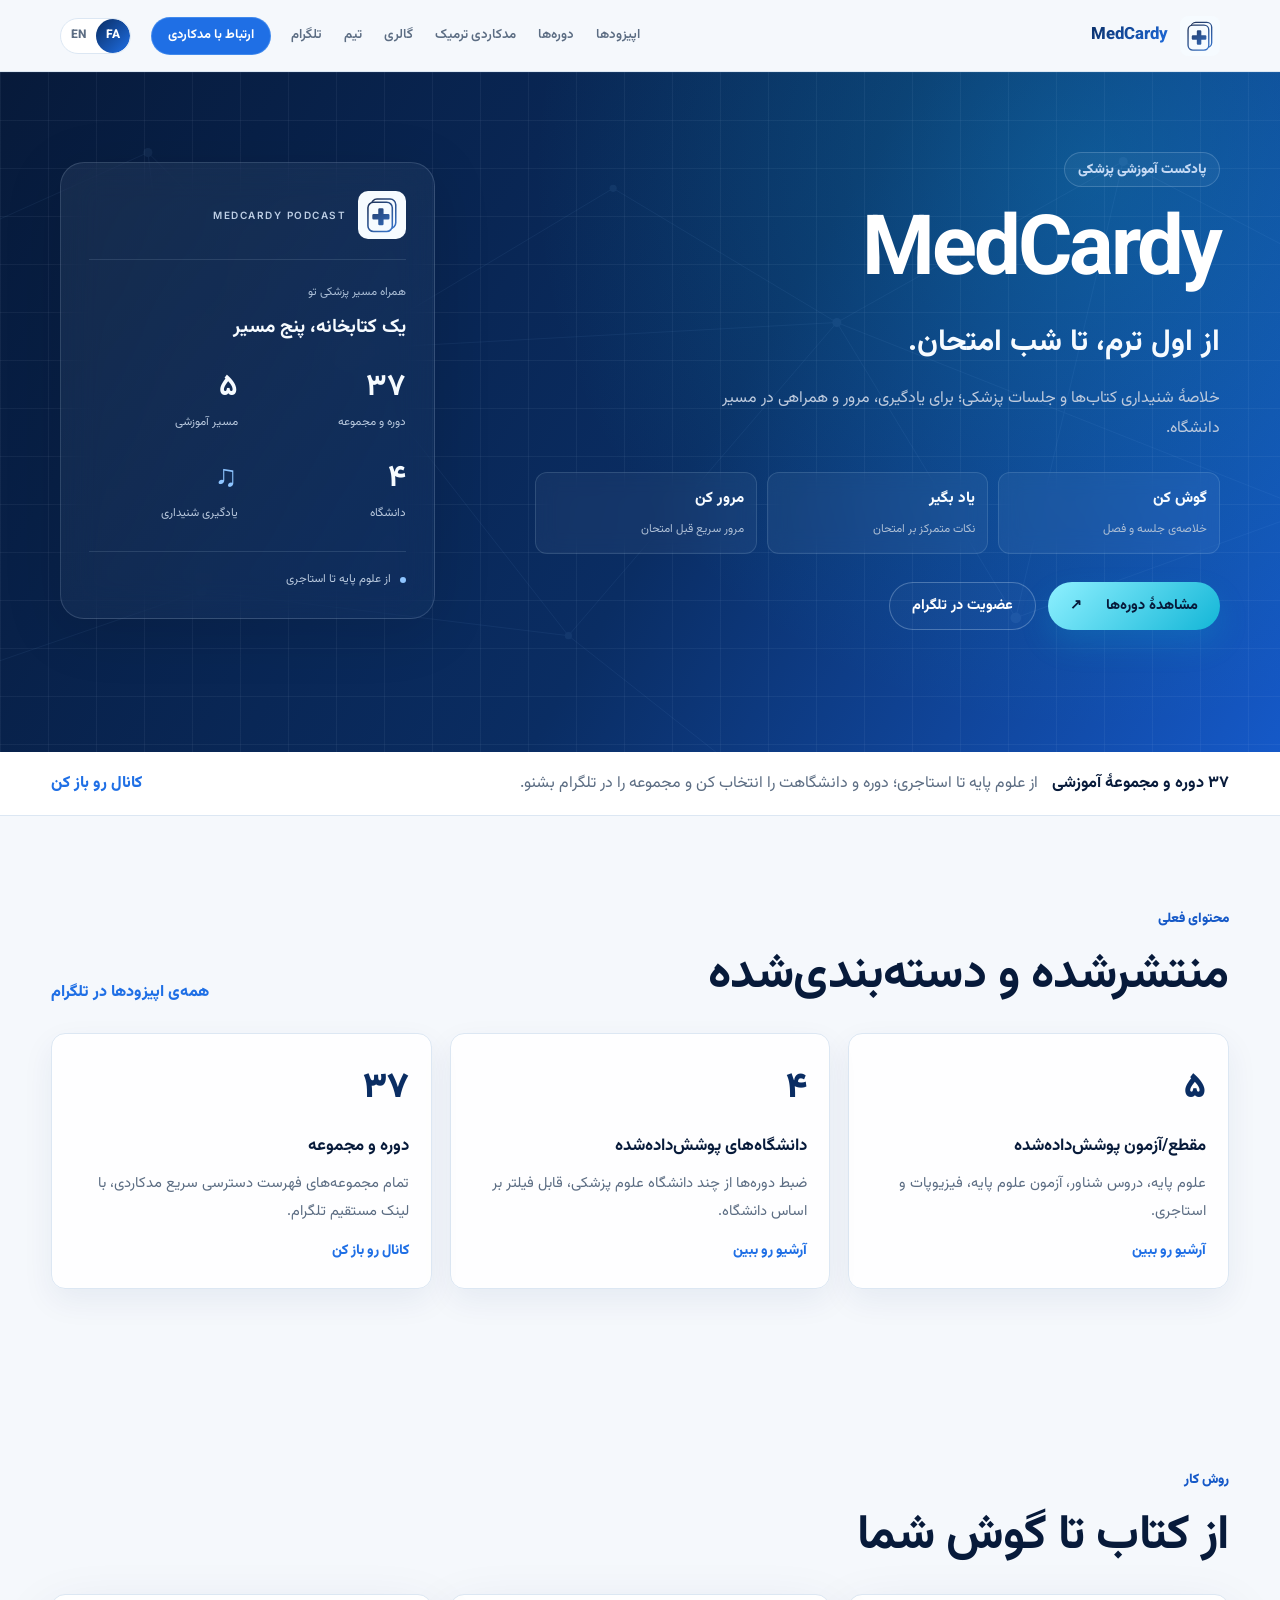
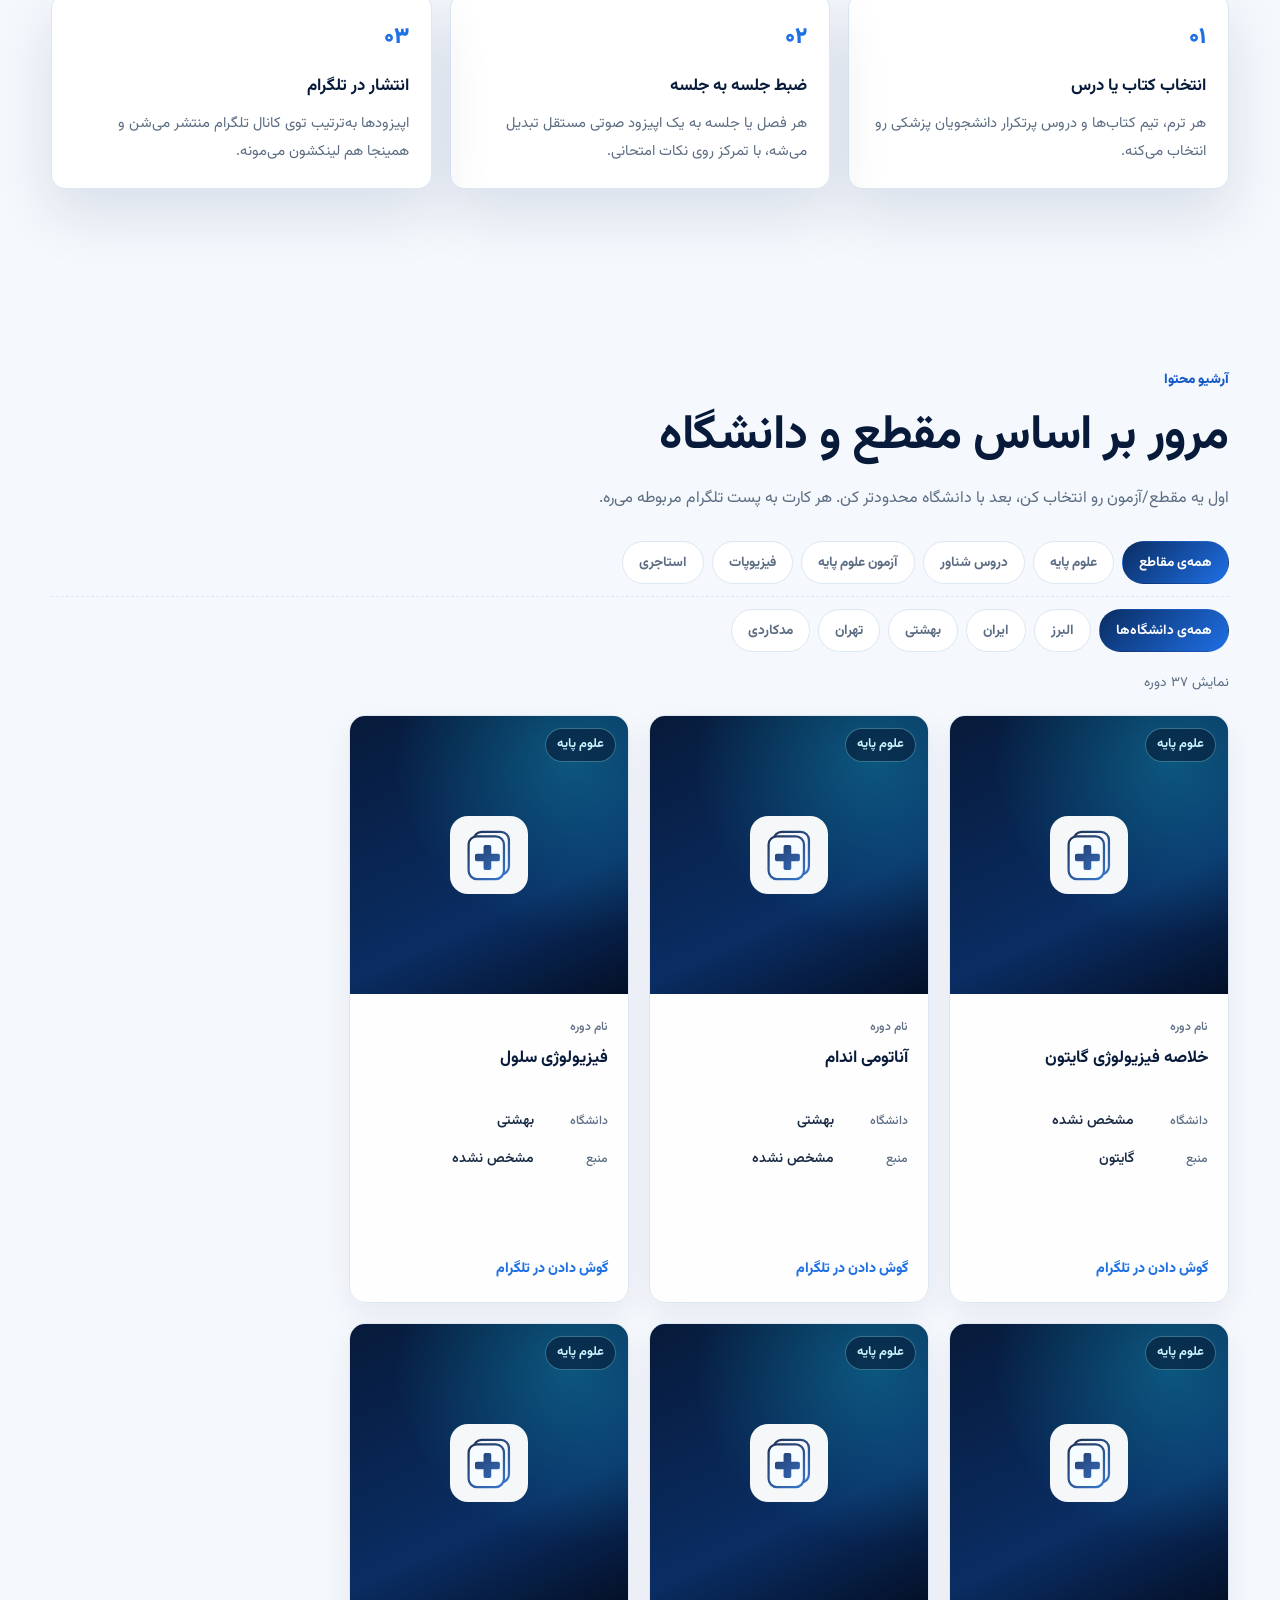
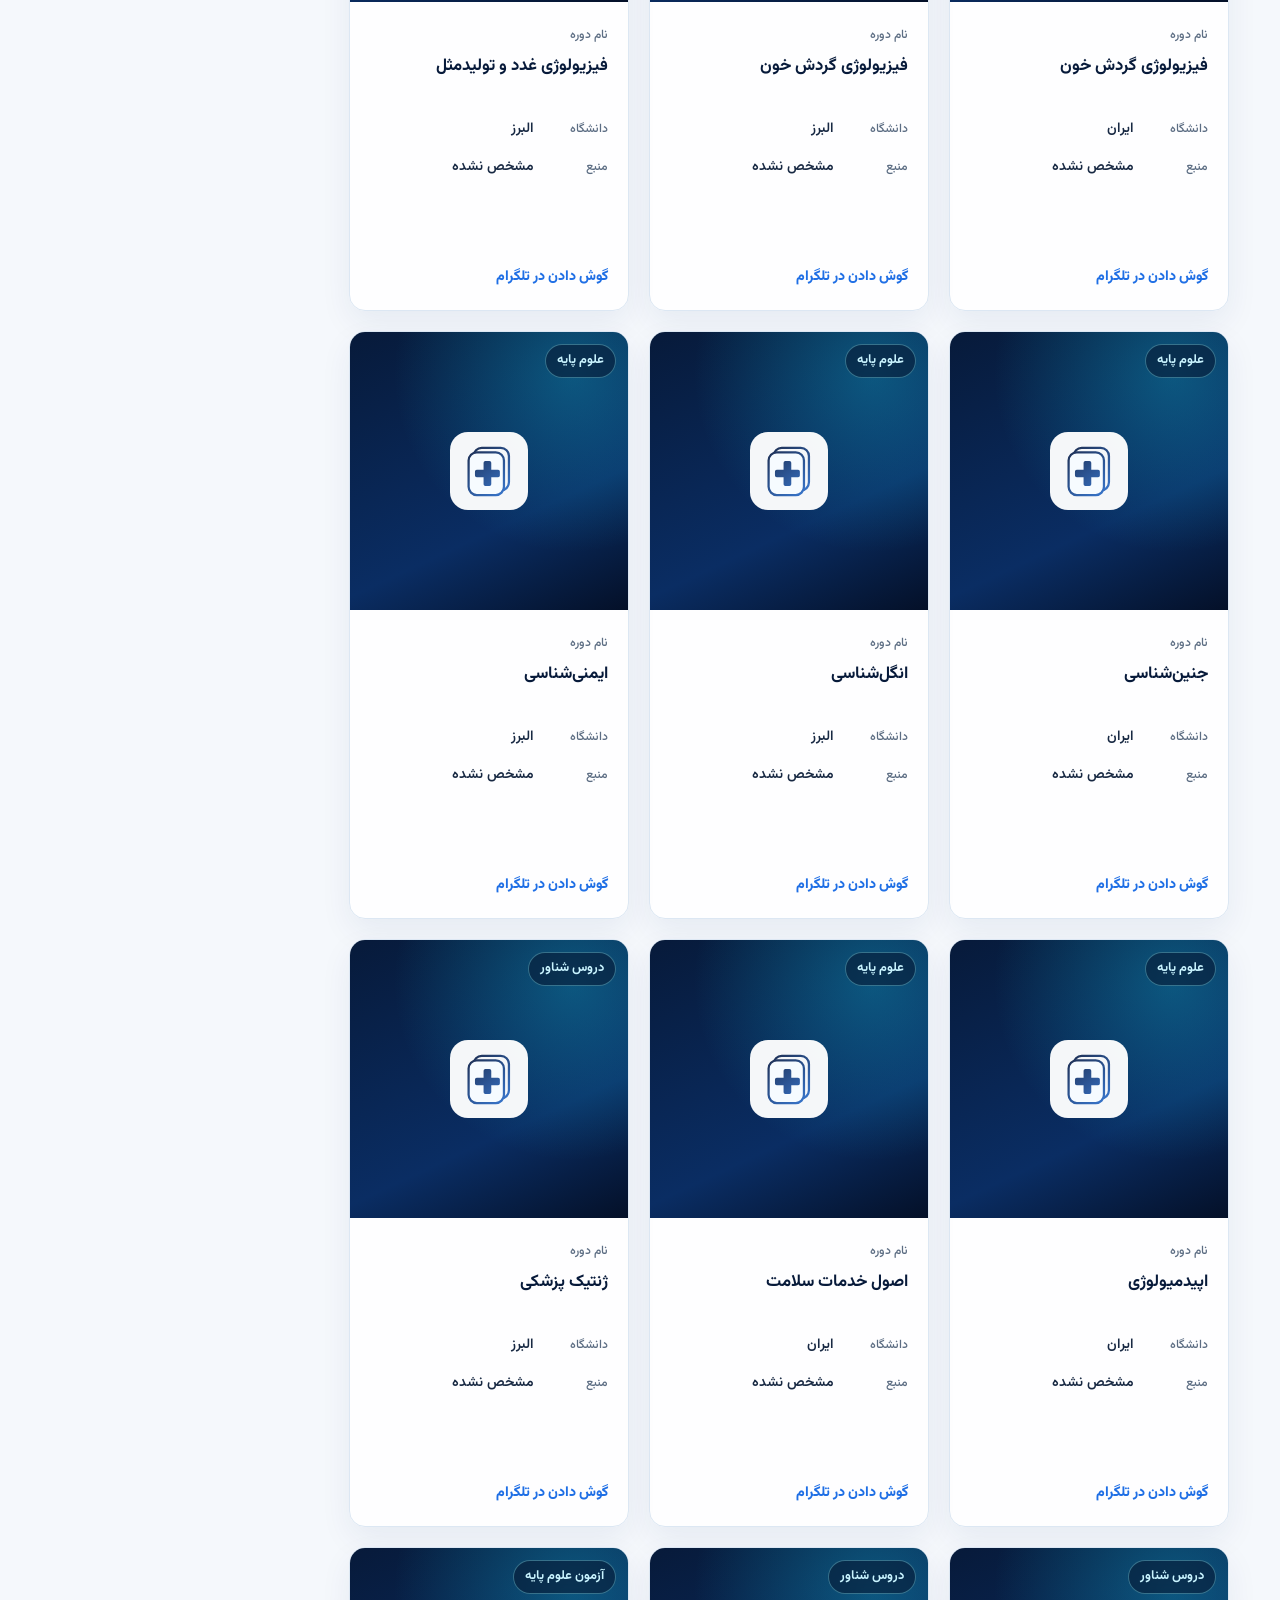
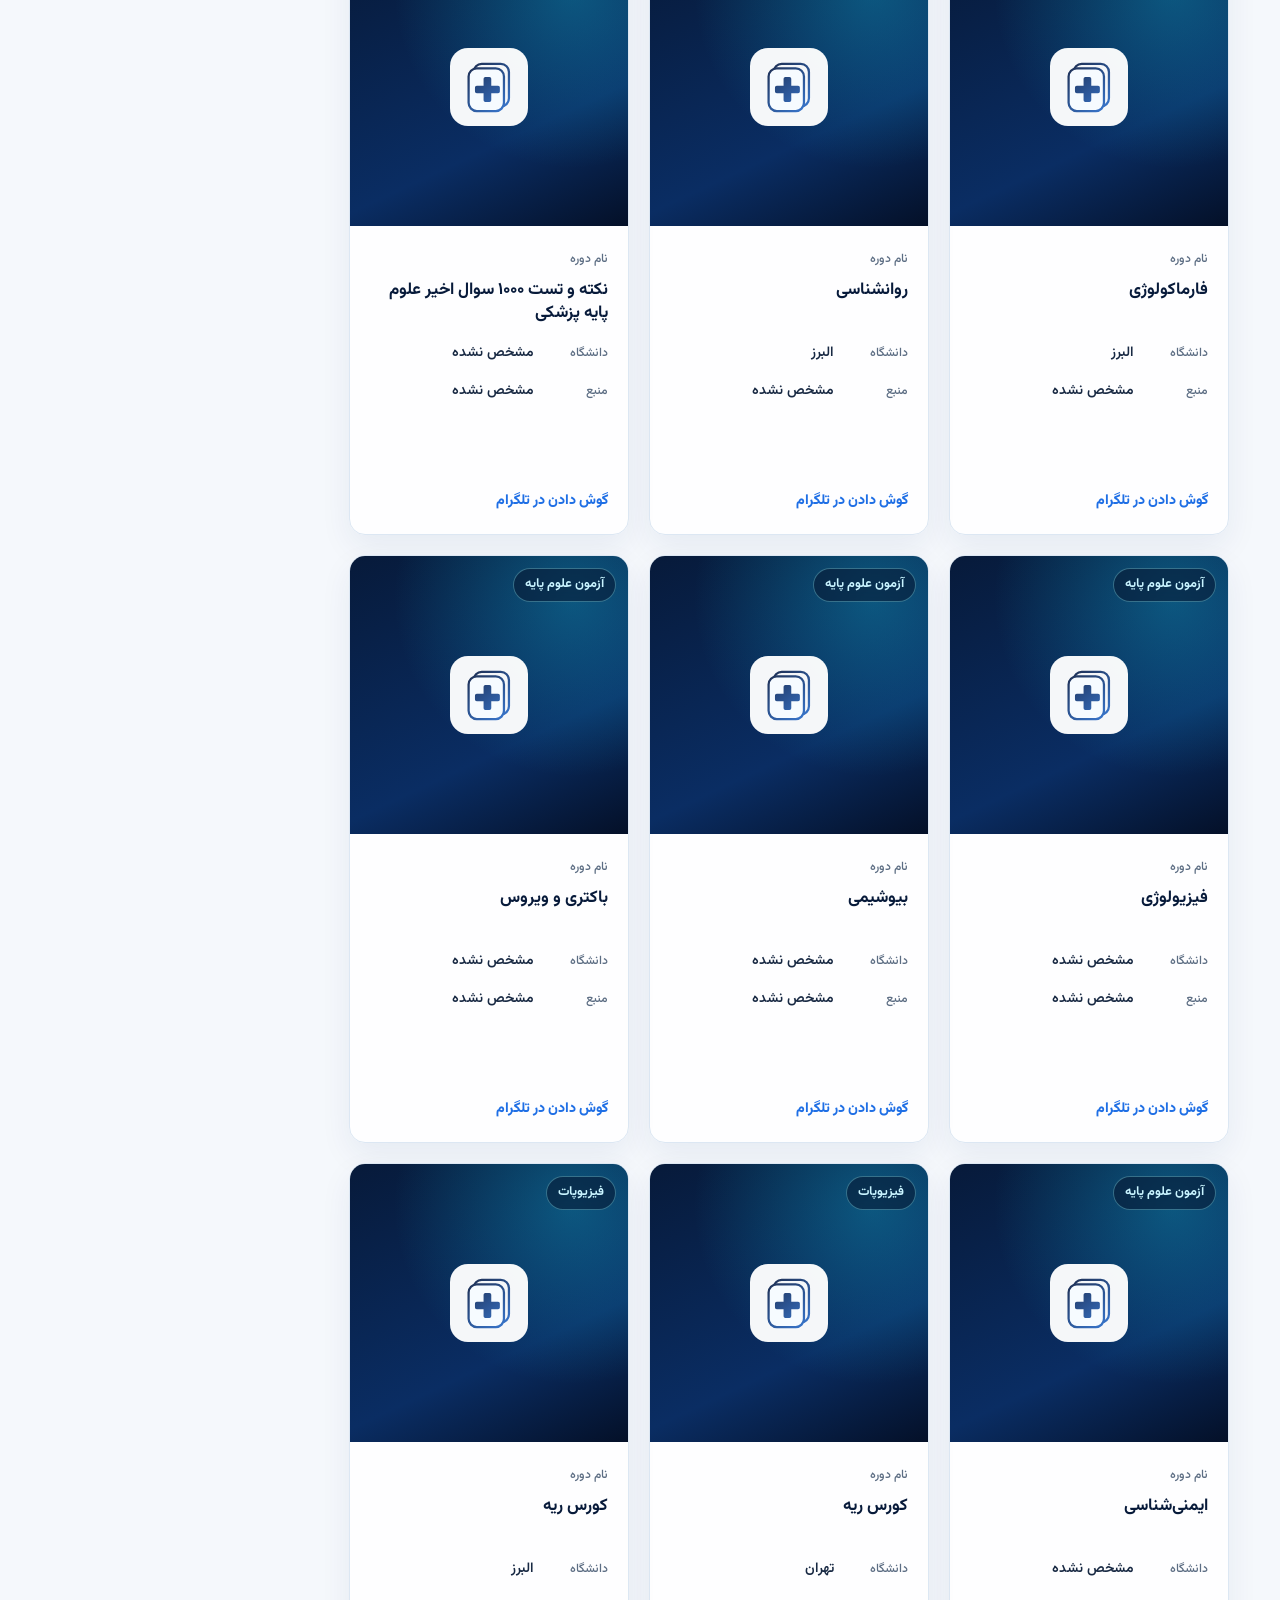
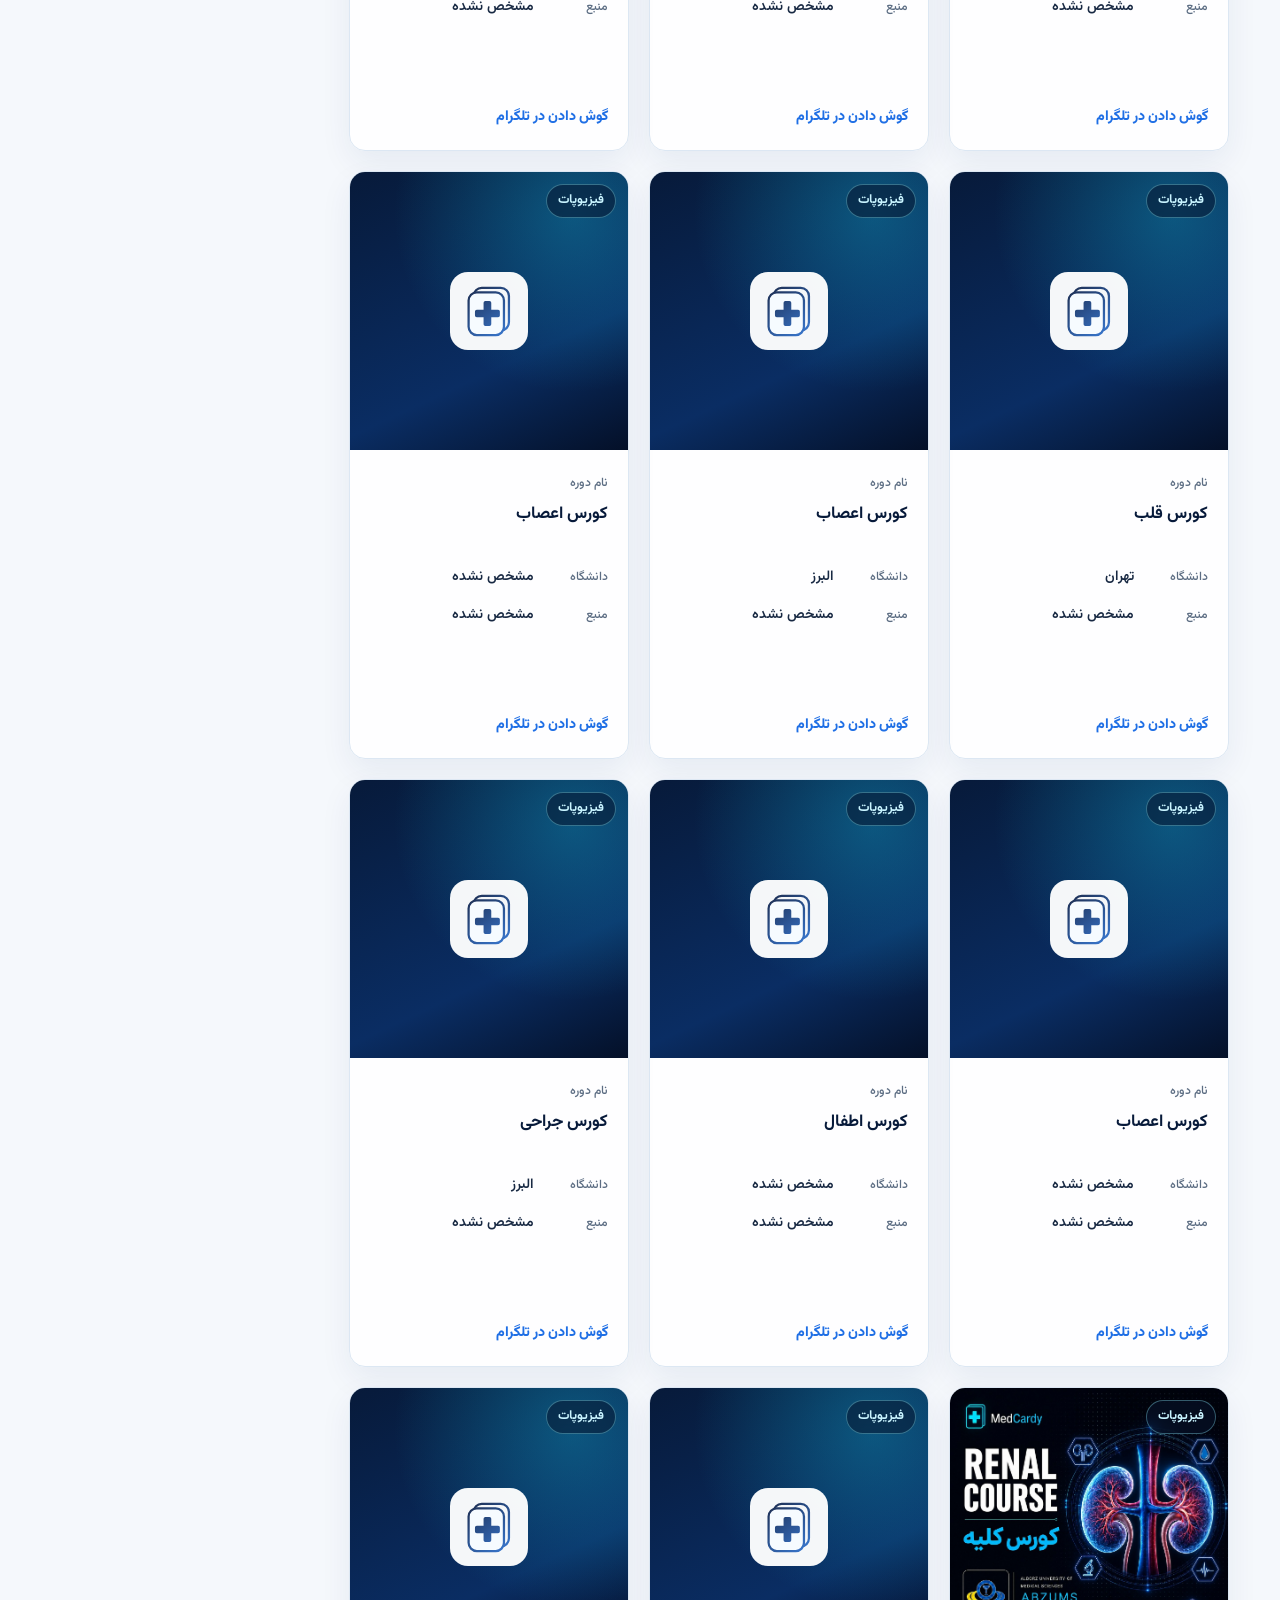
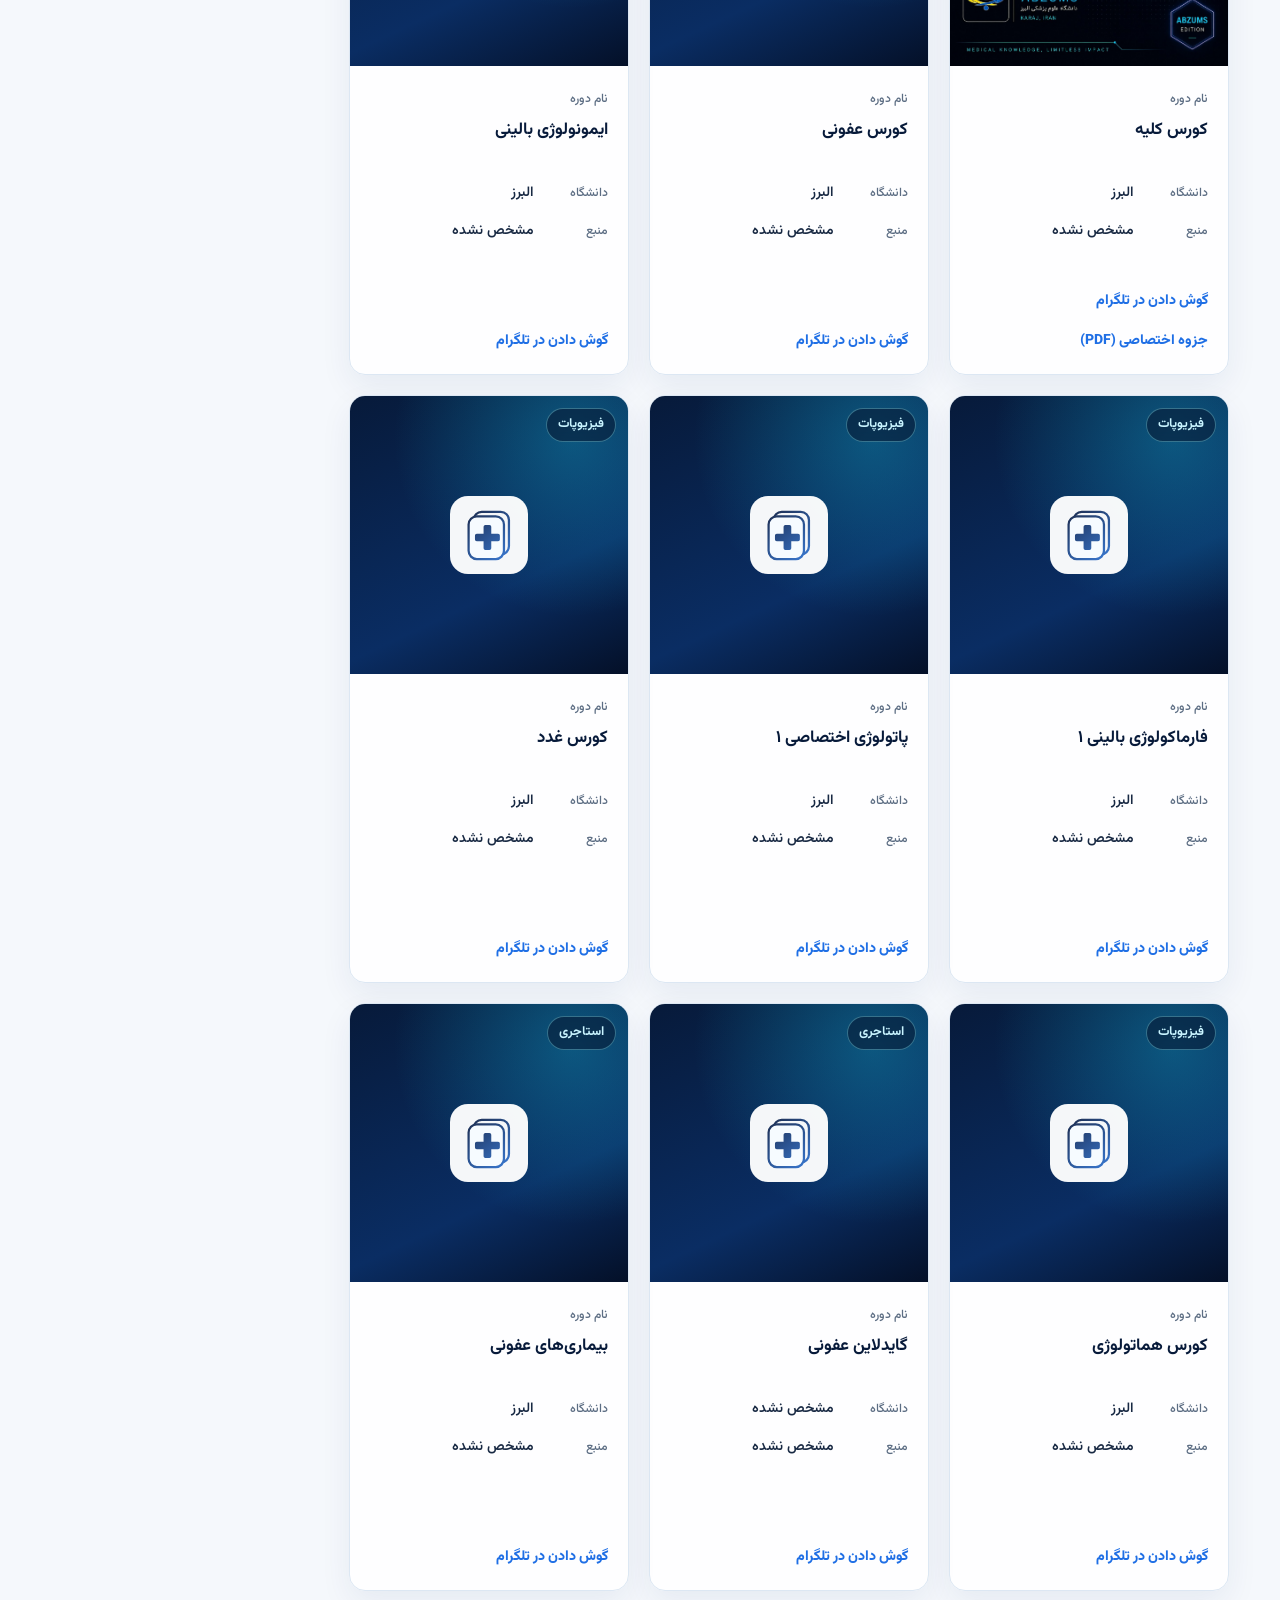
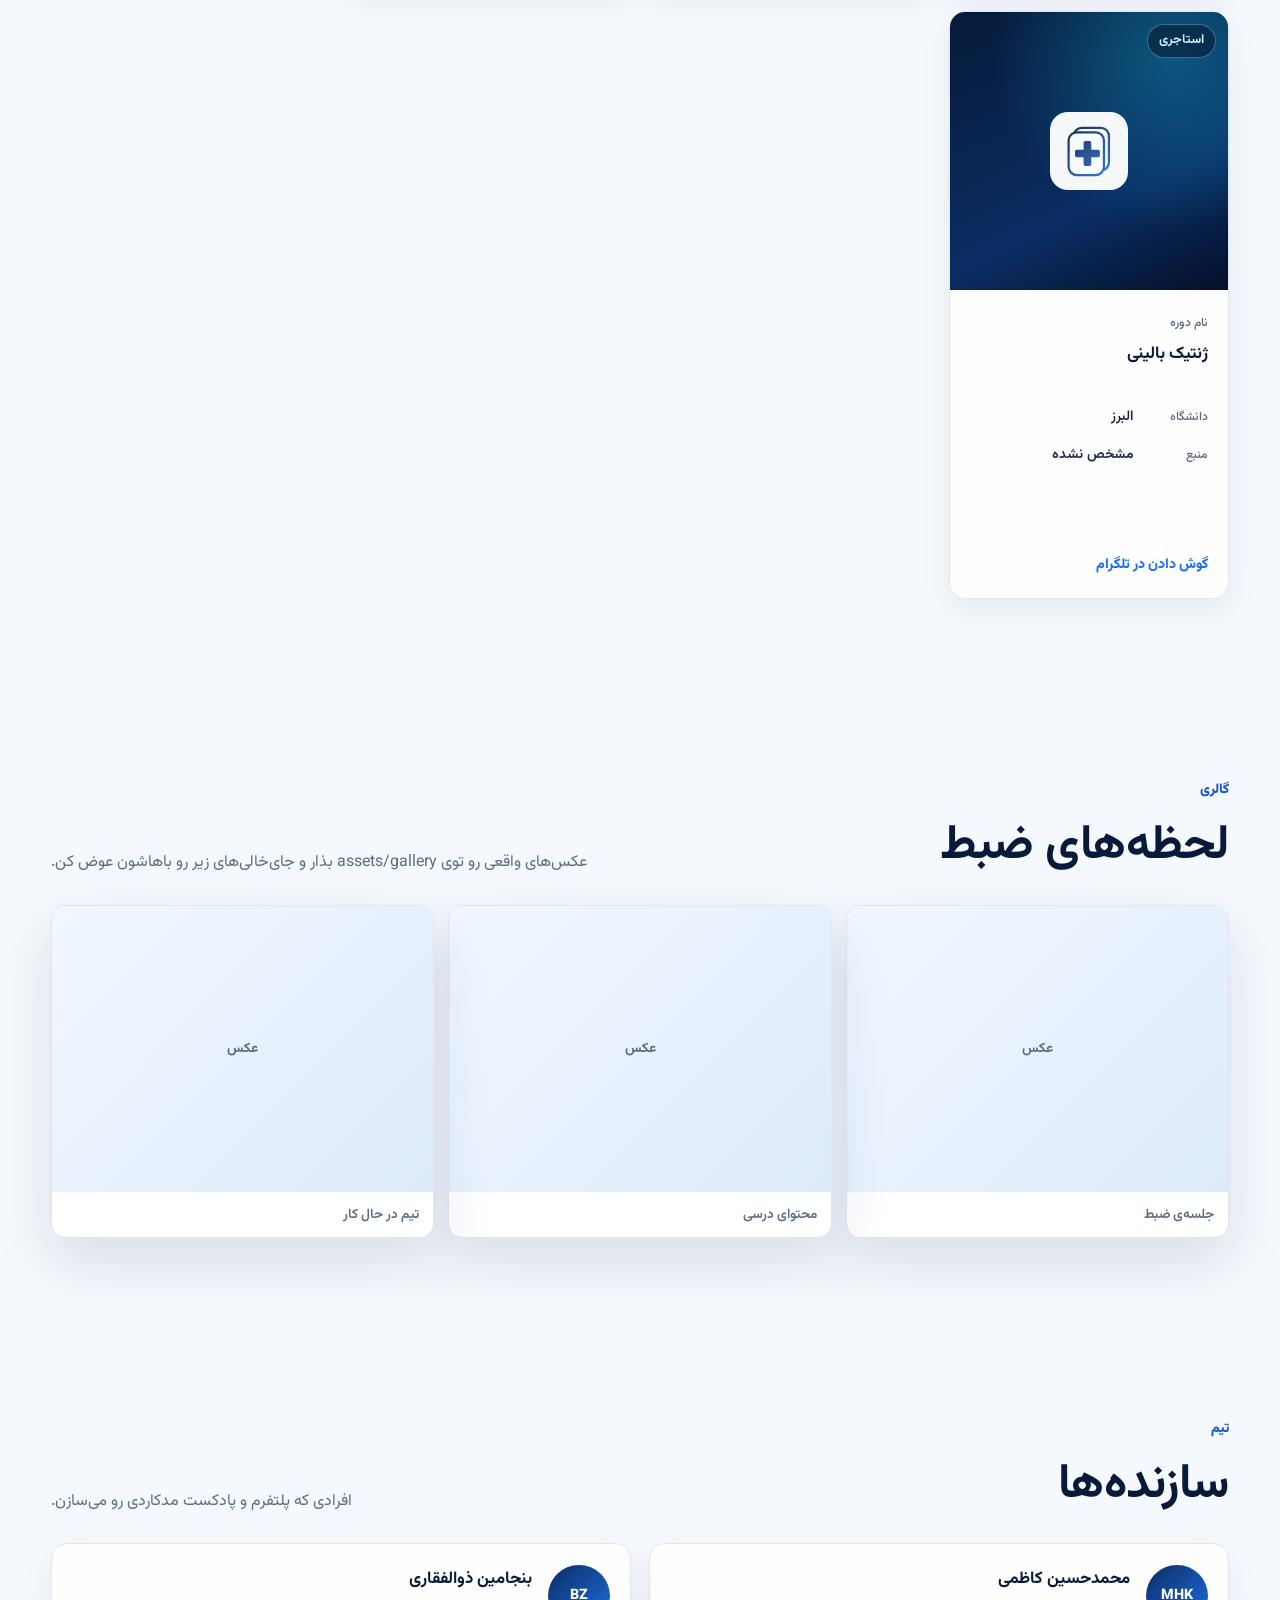
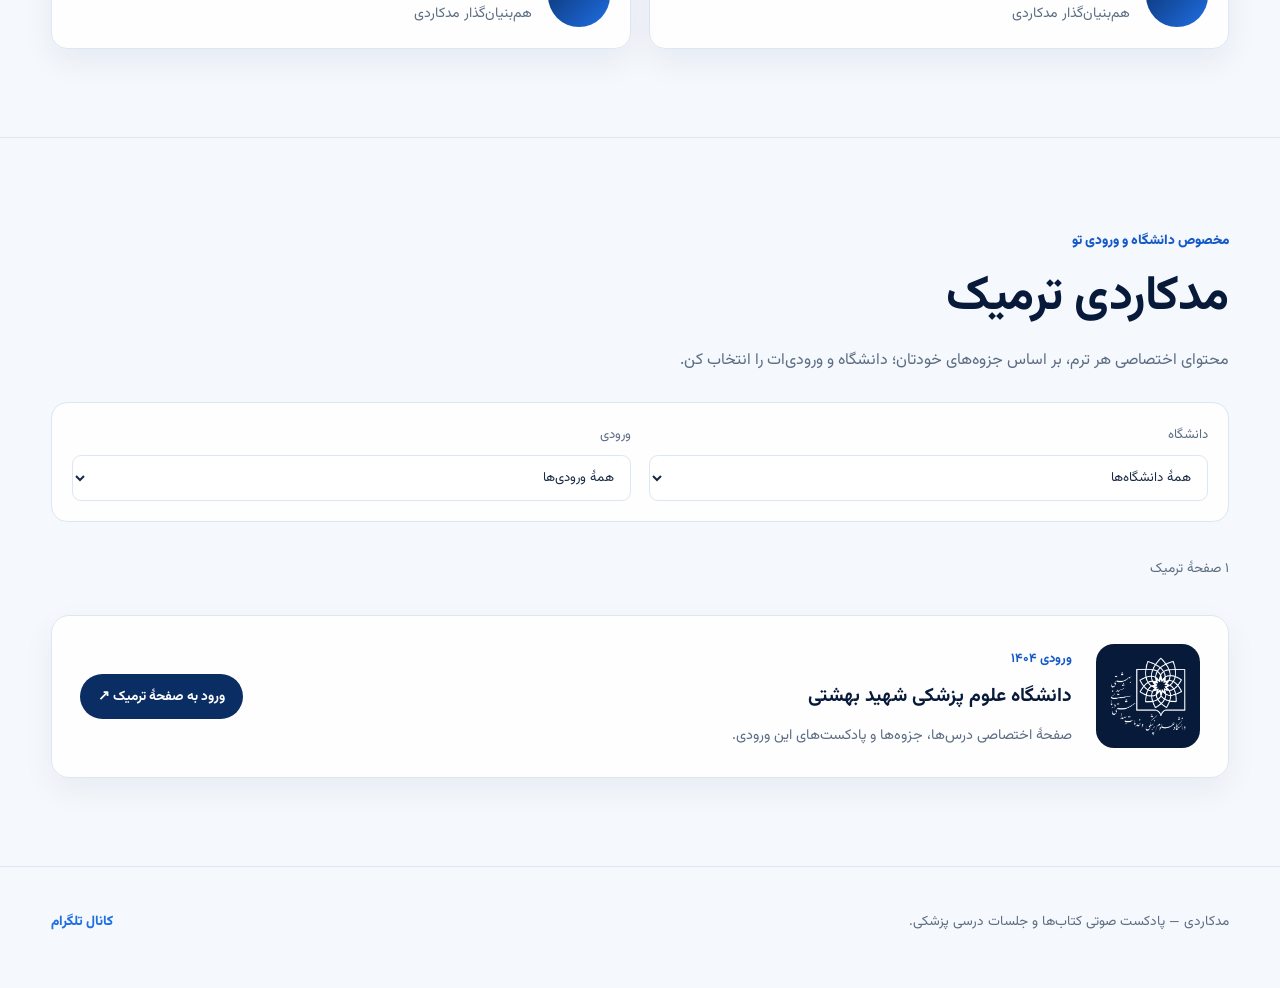
<file: index.html>
<!doctype html>
<html lang="fa" dir="rtl">
  <head>
    <meta charset="utf-8">
    <meta name="viewport" content="width=device-width, initial-scale=1">
    <meta name="description" content="MedCardy Podcast: audio summaries of medical textbooks and course sessions, published on Telegram.">
    <meta name="theme-color" content="#0a2d63">
    <meta property="og:title" content="MedCardy Podcast">
    <meta property="og:description" content="A public home for MedCardy's audio podcast of medical books and course sessions.">
    <meta property="og:image" content="assets/medcardy-logo.svg?v=termic-1">
    <title>MedCardy Podcast</title>
    <link rel="icon" href="assets/medcardy-logo.svg?v=termic-1" type="image/svg+xml">
    <link rel="manifest" href="site.webmanifest">
    <link rel="preconnect" href="https://fonts.googleapis.com">
    <link rel="preconnect" href="https://fonts.gstatic.com" crossorigin>
    <link rel="stylesheet" href="https://fonts.googleapis.com/css2?family=Vazirmatn:wght@400;500;600;700;800;900&family=Inter:wght@400;500;600;700;800;900&display=swap">
    <link rel="stylesheet" href="styles.css?v=termic-6">
  </head>
  <body>
    <a class="skip-link" href="#episodes" data-i18n="skip">Skip to content</a>
    <header class="site-header" aria-label="Site header" data-i18n-aria-label="labels.siteHeader">
      <a class="brand" href="#top" aria-label="MedCardy Podcast home" data-i18n-aria-label="labels.home">
        <img src="assets/medcardy-logo.svg?v=termic-1" alt="" width="40" height="40">
        <span>MedCardy</span>
      </a>
      <div class="header-actions">
        <nav aria-label="Main links" data-i18n-aria-label="labels.mainLinks">
          <a href="#episodes" data-i18n="nav.episodes">Episodes</a>
          <a href="#courses" data-i18n="nav.courses">Courses</a>
          <a href="#termic" data-i18n="termic.nav">مدکاردی ترمیک</a>
          <a href="#gallery" data-i18n="nav.gallery">Gallery</a>
          <a href="#team" data-i18n="nav.team">Team</a>
          <a href="https://t.me/medcardy_podcast" data-i18n="nav.telegram">Telegram</a>
        </nav>
        <a class="header-cta" href="https://t.me/MedCardy_Service" data-i18n="hero.contact">ارتباط با مدکاردی</a>
        <div class="language-switch" aria-label="Language" data-i18n-aria-label="labels.language">
          <button class="language-button active" type="button" data-language-button="en" aria-pressed="true">EN</button>
          <button class="language-button" type="button" data-language-button="fa" aria-pressed="false">FA</button>
        </div>
      </div>
    </header>

    <main id="top">
      <section class="hero summit-hero" aria-labelledby="hero-title">
        <svg class="hero-network" viewBox="0 0 1440 760" preserveAspectRatio="xMidYMid slice" aria-hidden="true" focusable="false"><g fill="none" stroke="currentColor" stroke-width="1"><path d="M-30 180 170 90 390 310 690 130 940 280 1260 100 1470 210M170 90 230 580 390 310 640 630 940 280 1140 610 1260 100M-30 670 230 580 640 630 830 780M390 310 940 280 1470 490M1140 610 1470 490"/></g><g fill="currentColor"><circle cx="170" cy="90" r="5"/><circle cx="390" cy="310" r="6"/><circle cx="690" cy="130" r="4"/><circle cx="940" cy="280" r="5"/><circle cx="1260" cy="100" r="5"/><circle cx="230" cy="580" r="6"/><circle cx="640" cy="630" r="4"/><circle cx="1140" cy="610" r="6"/></g></svg>
        <div class="hero-layout">
          <div class="hero-inner">
            <p class="eyebrow hero-badge" data-i18n="hero.eyebrow">پادکست آموزشی پزشکی</p>
            <h1 id="hero-title" dir="ltr">MedCardy</h1>
            <h2 class="hero-subtitle" data-i18n="hero.headline">از اول ترم،<br>تا شب امتحان.</h2>
            <p class="hero-copy" data-i18n="hero.copy">خلاصهٔ شنیداری کتاب‌ها و جلسات پزشکی؛ برای یادگیری، مرور و همراهی در مسیر دانشگاه.</p>
            <dl class="signals" aria-label="روش یادگیری" data-i18n-aria-label="labels.podcastSignals">
              <div><dt data-i18n="hero.signalListenTitle">گوش کن</dt><dd data-i18n="hero.signalListenText">خلاصهٔ جلسه و فصل</dd></div>
              <div><dt data-i18n="hero.signalLearnTitle">یاد بگیر</dt><dd data-i18n="hero.signalLearnText">نکات متمرکز بر امتحان</dd></div>
              <div><dt data-i18n="hero.signalReviewTitle">مرور کن</dt><dd data-i18n="hero.signalReviewText">مرور پیش از امتحان</dd></div>
            </dl>
            <div class="hero-actions" aria-label="دسترسی سریع" data-i18n-aria-label="labels.primaryLinks"><a class="button primary" href="#courses"><span data-i18n="hero.explore">مشاهدهٔ دوره‌ها</span><span aria-hidden="true">↗</span></a><a class="button secondary" href="https://t.me/medcardy_podcast" data-i18n="hero.telegram">عضویت در تلگرام</a></div>
          </div>
          <aside class="hero-overview" aria-labelledby="overview-title">
            <div class="overview-brand"><img src="assets/medcardy-logo.svg?v=termic-1" alt="" width="48" height="48"><span dir="ltr">MEDCARDY PODCAST</span></div>
            <p class="overview-kicker" data-i18n="hero.overviewKicker">همراه مسیر پزشکی تو</p>
            <h2 id="overview-title" data-i18n="hero.overviewTitle">یک کتابخانه، پنج مسیر</h2>
            <div class="overview-stats"><div><strong data-number-en="37" data-number-fa="۳۷">۳۷</strong><span data-i18n="hero.courseCount">دوره و مجموعه</span></div><div><strong data-number-en="5" data-number-fa="۵">۵</strong><span data-i18n="hero.pathCount">مسیر آموزشی</span></div><div><strong data-number-en="4" data-number-fa="۴">۴</strong><span data-i18n="hero.universityCount">دانشگاه</span></div><div><strong class="overview-audio" aria-hidden="true">♫</strong><span data-i18n="hero.audioFormat">یادگیری شنیداری</span></div></div>
            <div class="overview-footer"><span class="overview-dot" aria-hidden="true"></span><span data-i18n="hero.overviewFooter">از علوم پایه تا استاجری</span></div>
          </aside>
        </div>
      </section>

      <section class="status-strip" aria-label="Site status" data-i18n-aria-label="labels.siteStatus">
        <div>
          <strong data-i18n="status.title">12 episodes published</strong>
          <span data-i18n="status.text">Session recaps, book chapter summaries, and quick pre-exam reviews, all published on Telegram. New episodes go out every week.</span>
        </div>
        <a href="https://t.me/medcardy_podcast" data-i18n="status.link">Open channel</a>
      </section>

      <section class="material-section" id="episodes" aria-labelledby="episodes-title">
        <div class="section-heading wide">
          <div>
            <p class="eyebrow" data-i18n="materials.eyebrow">Current material</p>
            <h2 id="episodes-title" data-i18n="materials.title">Published and organized</h2>
          </div>
          <a class="text-link" href="https://t.me/medcardy_podcast" data-i18n="materials.allEpisodes">All episodes on Telegram</a>
        </div>
        <div class="material-grid" aria-label="Material counts" data-i18n-aria-label="labels.materialCounts">
          <article class="metric-card">
            <strong data-number-en="5" data-number-fa="۵">5</strong>
            <h3 data-i18n="materials.categoriesTitle">Exam levels covered</h3>
            <p data-i18n="materials.categoriesText">Basic sciences, basic sciences exam, physiopathology, and externship material.</p>
            <a href="#courses" data-i18n="materials.categoriesLink">Open archive</a>
          </article>
          <article class="metric-card">
            <strong data-number-en="4" data-number-fa="۴">4</strong>
            <h3 data-i18n="materials.universitiesTitle">Universities covered</h3>
            <p data-i18n="materials.universitiesText">Course recordings sourced from several medical universities, filterable by school.</p>
            <a href="#courses" data-i18n="materials.universitiesLink">Open archive</a>
          </article>
          <article class="metric-card">
            <strong data-number-en="37" data-number-fa="۳۷">37</strong>
            <h3 data-i18n="materials.episodesTitle">Episodes published</h3>
            <p data-i18n="materials.episodesText">Audio episodes live on the Telegram channel today.</p>
            <a href="https://t.me/medcardy_podcast" data-i18n="materials.episodesLink">Open channel</a>
          </article>
        </div>
      </section>

      <section class="path-section" id="how" aria-labelledby="how-title">
        <div class="section-heading">
          <p class="eyebrow" data-i18n="path.eyebrow">How it works</p>
          <h2 id="how-title" data-i18n="path.title">From the page to your ears</h2>
        </div>
        <div class="path-grid">
          <article>
            <span class="step-mark" data-number-en="01" data-number-fa="۰۱">01</span>
            <h3 data-i18n="path.oneTitle">Pick a book or course</h3>
            <p data-i18n="path.oneText">Each term the team picks the textbooks and courses medical students rely on most.</p>
          </article>
          <article>
            <span class="step-mark" data-number-en="02" data-number-fa="۰۲">02</span>
            <h3 data-i18n="path.twoTitle">Record session by session</h3>
            <p data-i18n="path.twoText">Each chapter or session becomes its own audio episode, focused on exam-relevant points.</p>
          </article>
          <article>
            <span class="step-mark" data-number-en="03" data-number-fa="۰۳">03</span>
            <h3 data-i18n="path.threeTitle">Publish on Telegram</h3>
            <p data-i18n="path.threeText">Episodes go out in order on the Telegram channel, and stay linked here too.</p>
          </article>
        </div>
      </section>

      <section class="archive-section" id="courses" aria-labelledby="courses-title">
        <div class="section-heading wide">
          <div>
            <p class="eyebrow" data-i18n="archive.eyebrow">Course archive</p>
            <h2 id="courses-title" data-i18n="archive.title">Browse by level and university</h2>
            <p class="section-note" data-i18n="archive.note">Pick an exam level, then narrow by university. Each card opens the matching Telegram post.</p>
          </div>
        </div>

        <div class="archive-filters">
          <div class="filters" id="categoryFilters" aria-label="Exam level filters" data-i18n-aria-label="labels.categoryFilters"></div>
          <div class="filters filters-secondary" id="universityFilters" aria-label="University filters" data-i18n-aria-label="labels.universityFilters"></div>
        </div>

        <p class="repo-count archive-count" id="archiveCount" aria-live="polite"></p>

        <div class="archive-grid" id="archiveGrid"></div>
        <p class="empty-state" id="archiveEmpty" hidden data-i18n="archive.empty">No courses match this filter.</p>
      </section>

      <section class="gallery-section" id="gallery" aria-labelledby="gallery-title">
        <div class="section-heading wide">
          <div>
            <p class="eyebrow" data-i18n="gallery.eyebrow">Gallery</p>
            <h2 id="gallery-title" data-i18n="gallery.title">Recording moments</h2>
          </div>
          <p class="section-note" data-i18n="gallery.note">Add real photos to assets/gallery and swap the placeholder tiles below.</p>
        </div>
        <div class="gallery-grid" aria-label="Gallery photos" data-i18n-aria-label="labels.galleryPhotos">
          <figure class="gallery-placeholder"><span data-i18n="gallery.placeholder">Photo</span><figcaption data-i18n="gallery.photo1">Recording session</figcaption></figure>
          <figure class="gallery-placeholder"><span data-i18n="gallery.placeholder">Photo</span><figcaption data-i18n="gallery.photo2">Course material</figcaption></figure>
          <figure class="gallery-placeholder"><span data-i18n="gallery.placeholder">Photo</span><figcaption data-i18n="gallery.photo3">Team at work</figcaption></figure>
        </div>
      </section>

      <section class="teachers-section" id="team" aria-labelledby="team-title">
        <div class="section-heading wide">
          <div>
            <p class="eyebrow" data-i18n="teachers.eyebrow">Team</p>
            <h2 id="team-title" data-i18n="teachers.title">Built by</h2>
          </div>
          <p class="section-note" data-i18n="teachers.note">The people building MedCardy's platform and podcast.</p>
        </div>
        <div class="teacher-grid">
          <article class="teacher-card">
            <div class="teacher-avatar" aria-hidden="true">MHK</div>
            <div>
              <h3 data-i18n="teachers.mohammad.name">Mohammad Hossein Kazemi</h3>
              <ul>
                <li data-i18n="teachers.mohammad.one">Co-founder, MedCardy</li>
              </ul>
            </div>
          </article>

          <article class="teacher-card">
            <div class="teacher-avatar" aria-hidden="true">BZ</div>
            <div>
              <h3 data-i18n="teachers.benjamin.name">Benjamin Zolfaghari</h3>
              <ul>
                <li data-i18n="teachers.benjamin.one">Co-founder, MedCardy</li>
              </ul>
            </div>
          </article>
        </div>
      </section>

      <section class="termic-section" id="termic" aria-labelledby="termic-title">
        <div class="section-heading"><p class="eyebrow" data-i18n="termic.eyebrow">مخصوص دانشگاه و ورودی تو</p><h2 id="termic-title" data-i18n="termic.nav">مدکاردی ترمیک</h2><p class="section-note" data-i18n="termic.description">محتوای اختصاصی هر ترم، بر اساس جزوه‌های خودتان؛ دانشگاه و ورودی‌ات را انتخاب کن.</p></div>
        <div class="termic-tools termic-directory-tools"><div class="termic-inputs"><label><span data-i18n="termic.universityFilter">دانشگاه</span><select id="termic-university-filter"></select></label><label><span data-i18n="termic.entryFilter">ورودی</span><select id="termic-entry-filter"></select></label></div></div>
        <div class="termic-result-row"><p id="termic-directory-count" role="status"></p><button class="filter-button" id="termic-directory-reset" type="button" hidden data-i18n="termic.clear">پاک کردن فیلترها</button></div>
        <article class="termic-cohort" data-university="beheshti" data-entry="1404"><div class="university-logo-frame cohort-university-logo"><img src="assets/sbmu-logo.png?v=1" alt="نشان دانشگاه علوم پزشکی شهید بهشتی" width="96" height="96" data-i18n-alt="termic.logoAlt"></div><div class="termic-cohort-copy"><span class="termic-caption" data-i18n="termic.cohort">ورودی ۱۴۰۴</span><h3 data-i18n="termic.university">دانشگاه علوم پزشکی شهید بهشتی</h3><p data-i18n="termic.cohortDescription">صفحهٔ اختصاصی درس‌ها، جزوه‌ها و پادکست‌های این ورودی.</p></div><a class="termic-open" href="termic-beheshti-1404.html" data-i18n="termic.open">ورود به صفحهٔ ترمیک ↗</a></article>
        <p class="termic-directory-empty" id="termic-directory-empty" hidden data-i18n="termic.directoryEmpty">صفحه‌ای با این دانشگاه و ورودی پیدا نشد.</p>
      </section>
    </main>

    <footer class="site-footer">
      <p data-i18n="footer.text">MedCardy — an audio podcast for medical books and course sessions.</p>
      <a href="https://t.me/medcardy_podcast" data-i18n="footer.telegram">Telegram channel</a>
    </footer>

    <script src="script.js?v=termic-6"></script>
    <script src="termic-directory.js?v=termic-6"></script>
  </body>
</html>
</file>
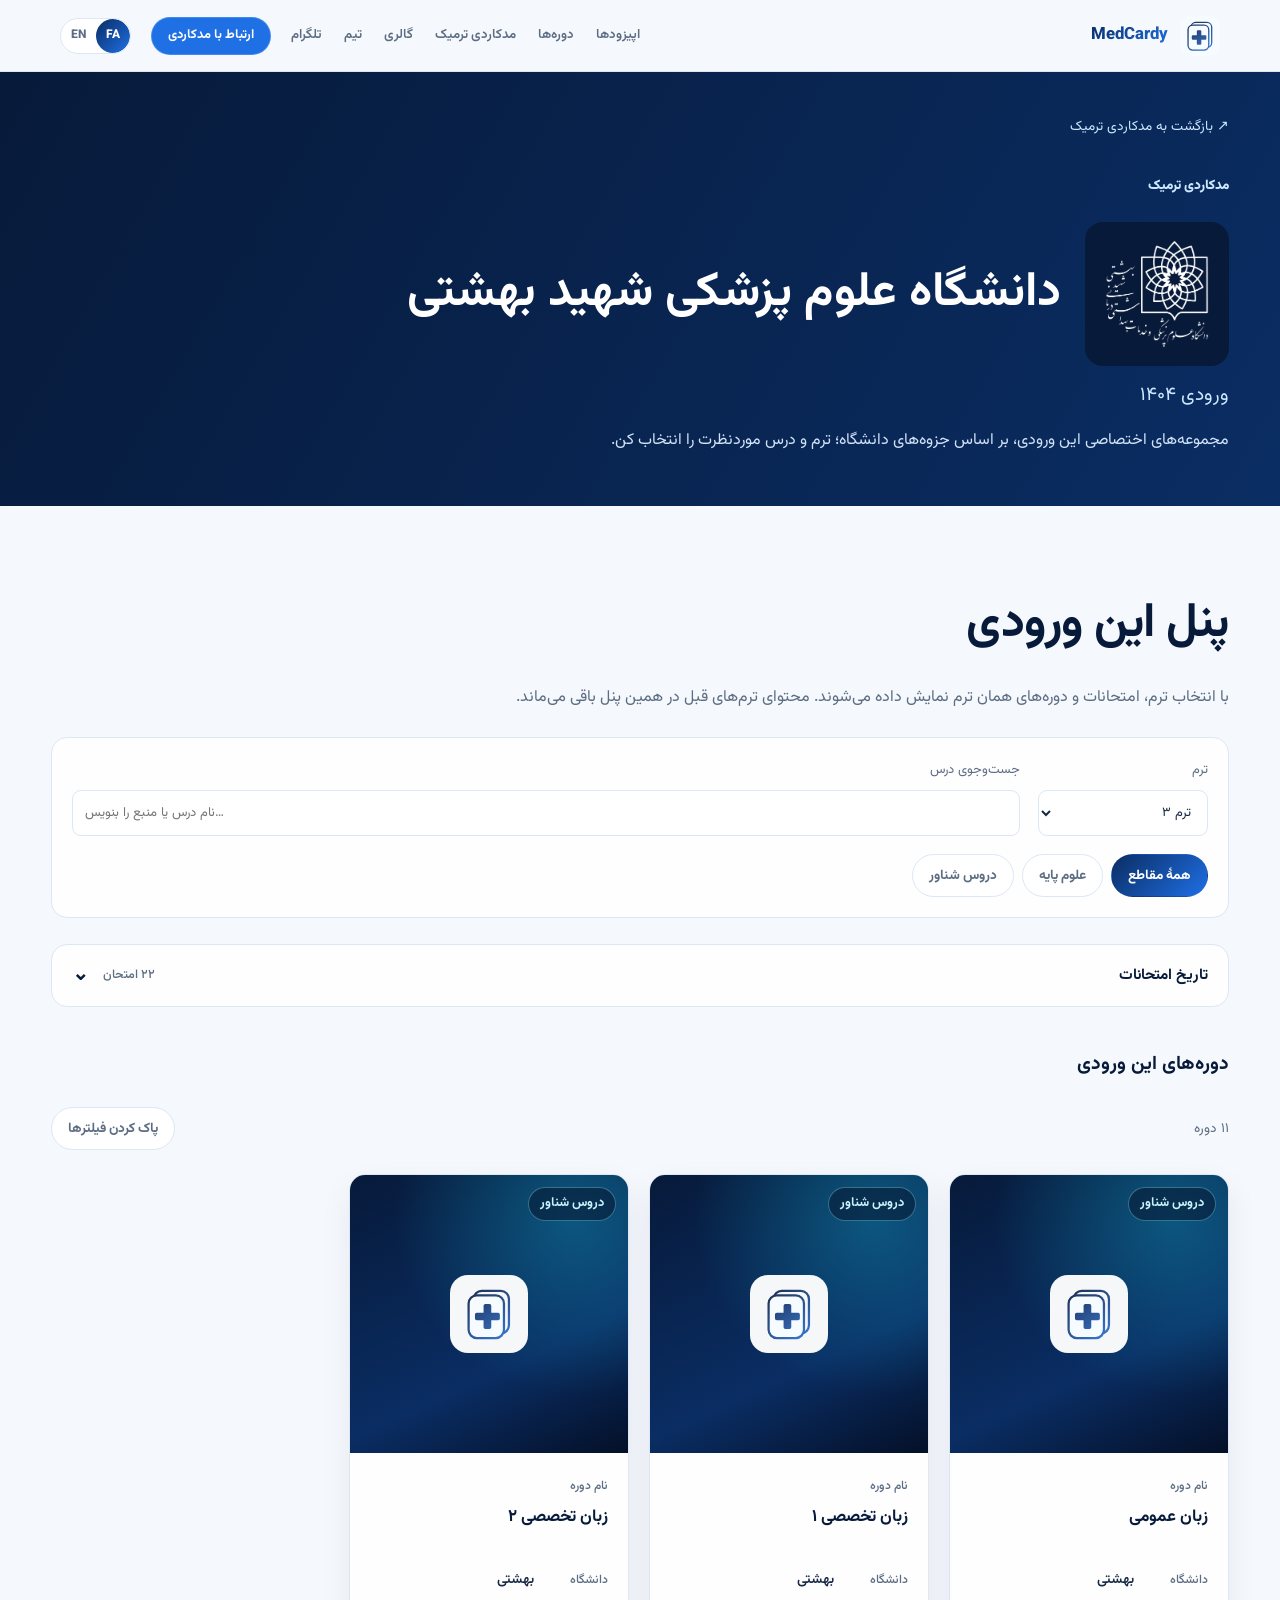
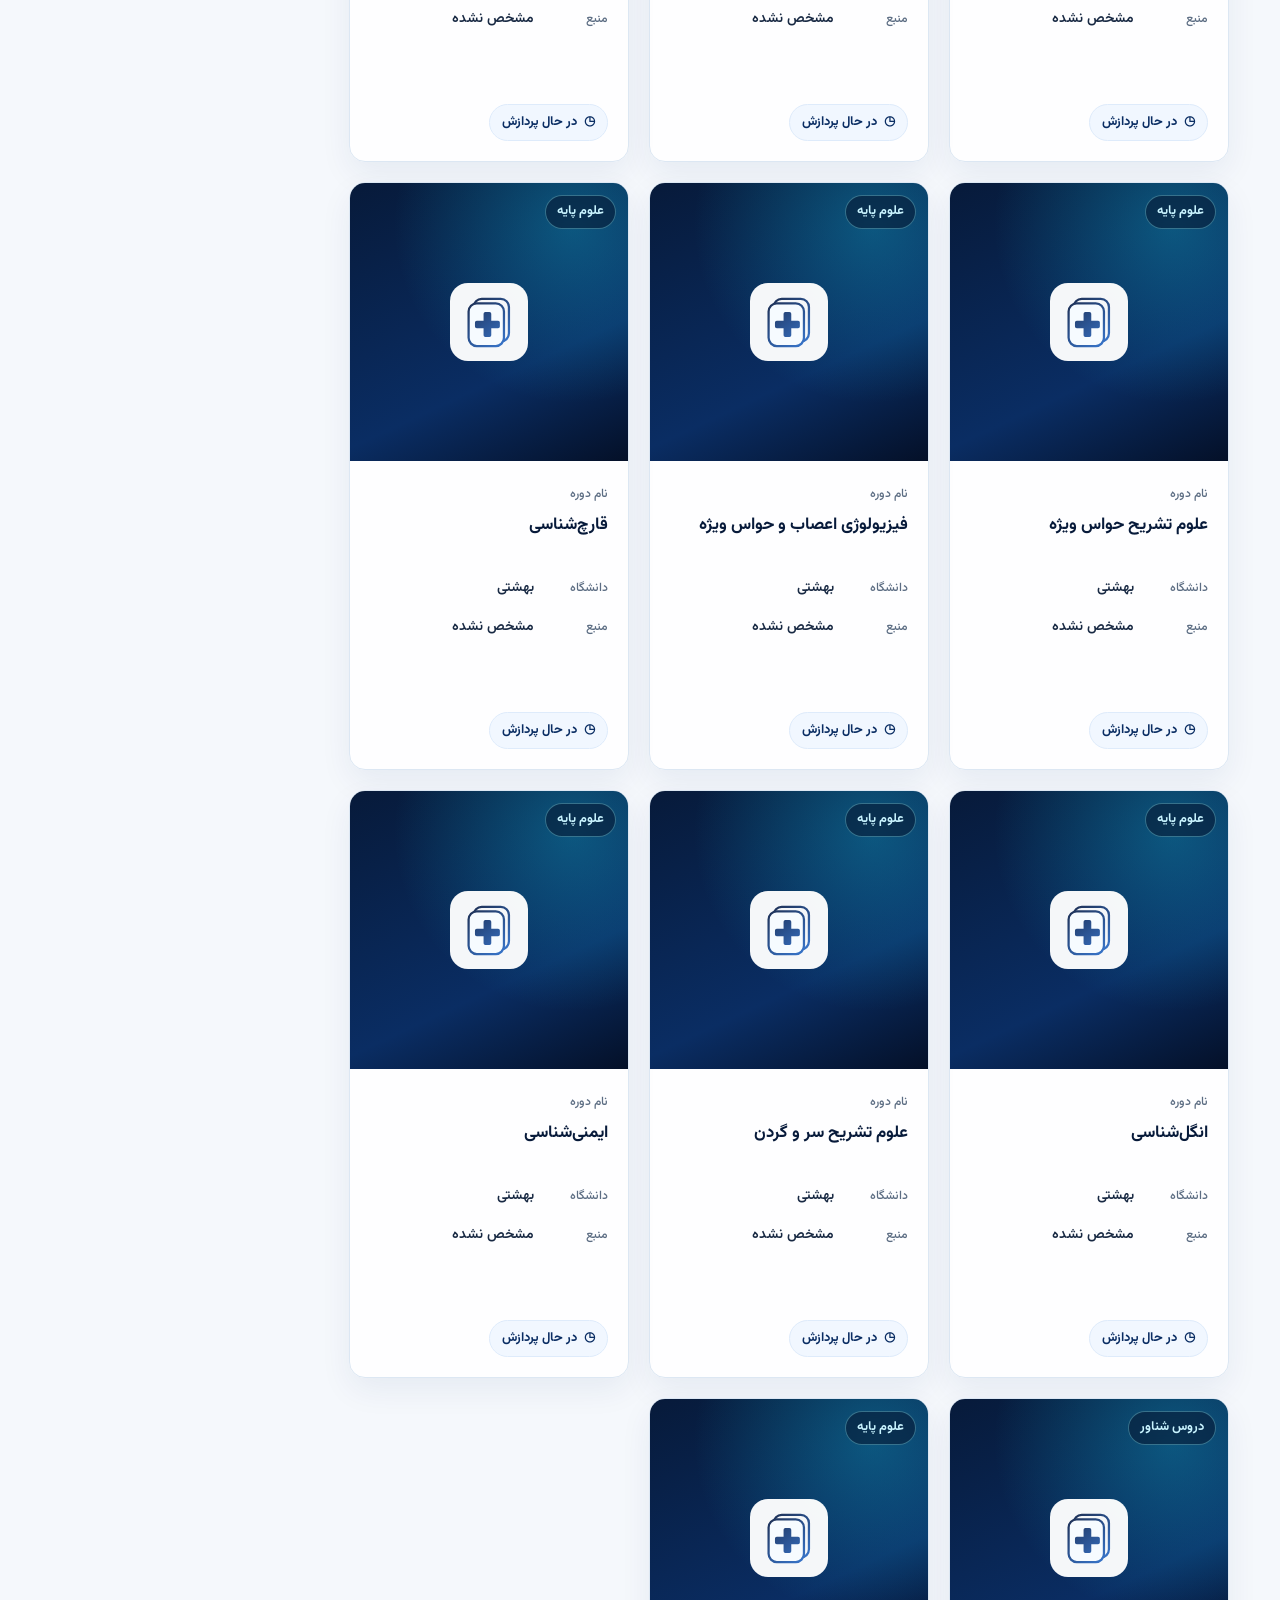
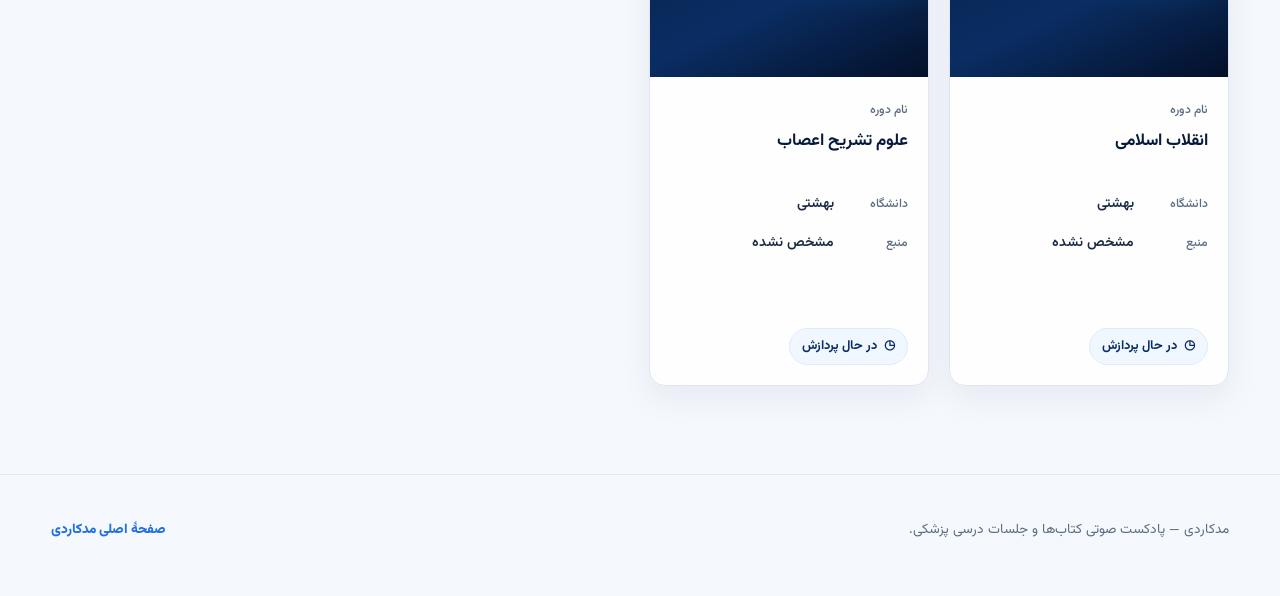
<file: termic-beheshti-1404.html>
<!doctype html>
<html lang="fa" dir="rtl"><head>
<meta charset="utf-8"><meta name="viewport" content="width=device-width, initial-scale=1">
<meta name="description" content="مدکاردی ترمیک؛ صفحهٔ اختصاصی ورودی ۱۴۰۴ دانشگاه علوم پزشکی شهید بهشتی.">
<meta name="theme-color" content="#0a2d63"><title>مدکاردی ترمیک | شهید بهشتی، ورودی ۱۴۰۴</title>
<link rel="icon" href="assets/medcardy-logo.svg?v=termic-7" type="image/svg+xml">
<link rel="preconnect" href="https://fonts.googleapis.com"><link rel="preconnect" href="https://fonts.gstatic.com" crossorigin><link rel="stylesheet" href="https://fonts.googleapis.com/css2?family=Vazirmatn:wght@400;500;600;700;800;900&family=Inter:wght@400;500;600;700;800;900&display=swap">
<link rel="stylesheet" href="styles.css?v=termic-7"></head><body>
<a class="skip-link" href="#termic-courses" data-i18n="skip">رفتن به محتوا</a>
    <header class="site-header" aria-label="Site header" data-i18n-aria-label="labels.siteHeader">
      <a class="brand" href="index.html#top" aria-label="MedCardy Podcast home" data-i18n-aria-label="labels.home">
        <img src="assets/medcardy-logo.svg?v=termic-7" alt="" width="40" height="40">
        <span>MedCardy</span>
      </a>
      <div class="header-actions">
        <nav aria-label="Main links" data-i18n-aria-label="labels.mainLinks">
          <a href="index.html#episodes" data-i18n="nav.episodes">Episodes</a>
          <a href="index.html#courses" data-i18n="nav.courses">Courses</a>
          <a href="index.html#termic" aria-current="page" data-i18n="termic.nav">مدکاردی ترمیک</a>
          <a href="index.html#gallery" data-i18n="nav.gallery">Gallery</a>
          <a href="index.html#team" data-i18n="nav.team">Team</a>
          <a href="https://t.me/medcardy_podcast" data-i18n="nav.telegram">Telegram</a>
        </nav>
        <a class="header-cta" href="https://t.me/MedCardy_Service" data-i18n="hero.contact">ارتباط با مدکاردی</a>
        <div class="language-switch" aria-label="Language" data-i18n-aria-label="labels.language">
          <button class="language-button active" type="button" data-language-button="en" aria-pressed="true">EN</button>
          <button class="language-button" type="button" data-language-button="fa" aria-pressed="false">FA</button>
        </div>
      </div>
    </header>
<main class="termic-page">
<section class="termic-intro"><a class="termic-back" href="index.html#termic" data-i18n="termic.back">↗ بازگشت به مدکاردی ترمیک</a><p class="eyebrow" data-i18n="termic.nav">مدکاردی ترمیک</p><div class="termic-university-identity"><div class="university-logo-frame"><img src="assets/sbmu-logo.png?v=1" alt="نشان دانشگاه علوم پزشکی شهید بهشتی" width="128" height="128" data-i18n-alt="termic.logoAlt"></div><h1 data-i18n="termic.university">دانشگاه علوم پزشکی شهید بهشتی</h1></div><p class="termic-intro-cohort" data-i18n="termic.cohort">ورودی ۱۴۰۴</p><p class="termic-intro-copy" data-i18n="termic.pageDescription">مجموعه‌های اختصاصی این ورودی، بر اساس جزوه‌های دانشگاه؛ ترم و درس موردنظرت را انتخاب کن.</p></section>
<section class="archive-section" id="termic-courses" aria-labelledby="termic-courses-title">
<div class="section-heading"><h2 id="termic-courses-title" data-i18n="termic.panelTitle">پنل این ورودی</h2></div>
<p class="termic-semester-note" data-i18n="termic.semesterNote">با انتخاب ترم، امتحانات و دوره‌های همان ترم نمایش داده می‌شوند. محتوای ترم‌های قبل در همین پنل باقی می‌ماند.</p>
<div class="termic-tools"><div class="termic-inputs"><label><span data-i18n="termic.semester">ترم</span><select id="termic-semester"></select></label><label class="termic-search-label"><span data-i18n="termic.search">جست‌وجوی درس</span><input id="termic-search" type="search" autocomplete="off" dir="auto"></label></div><div class="filters" id="termic-category" role="group" aria-label="مقطع"></div></div>
<details class="termic-exams" id="termic-exam-panel"><summary><span id="termic-exams-title" data-i18n="termic.examsTitle">تاریخ امتحانات</span><span id="termic-exam-count" role="status"></span><span class="exam-toggle" aria-hidden="true">⌄</span></summary><div class="exam-table-wrap" id="termic-exam-table-wrap" role="region" tabindex="0" aria-labelledby="termic-exams-title"><table class="exam-table"><caption class="sr-only" data-i18n="termic.examsTitle">تاریخ امتحانات</caption><thead><tr><th scope="col" data-i18n="termic.examCourse">درس / آزمون</th><th scope="col" data-i18n="termic.semester">ترم</th><th scope="col" data-i18n="termic.examDate">تاریخ</th><th scope="col" data-i18n="termic.examTime">ساعت</th></tr></thead><tbody id="termic-exam-list"></tbody></table></div><p class="termic-exam-empty" id="termic-exam-empty" data-i18n="termic.examsEmpty">برای ترم انتخاب‌شده هنوز برنامهٔ امتحانی ثبت نشده است.</p></details>
<h3 class="termic-course-heading" data-i18n="termic.madeCourses">دوره‌های ساخته‌شده</h3>
<div class="termic-result-row"><p id="termic-count" role="status"></p><button id="termic-reset" class="filter-button" type="button" hidden data-i18n="termic.clear">پاک کردن فیلترها</button></div>
<div class="archive-grid" id="termic-grid"></div>
<div class="termic-empty" id="termic-empty"><h3 id="termic-empty-title"></h3><p id="termic-empty-copy"></p><a class="termic-open" href="https://t.me/MedCardy_Service" data-i18n="termic.support">پیگیری محتوا و پشتیبانی ↗</a></div>
<noscript><p>برای فیلترکردن درس‌ها جاوااسکریپت را فعال کنید. <a href="https://t.me/MedCardy_Service">پشتیبانی مدکاردی</a></p></noscript>
</section></main>
<footer class="site-footer"><p data-i18n="footer.text">مدکاردی — پادکست صوتی کتاب‌ها و جلسات درسی پزشکی.</p><a href="index.html" data-i18n="termic.home">صفحهٔ اصلی مدکاردی</a></footer>
<script src="script.js?v=termic-7"></script><script src="termic-data.js?v=termic-7"></script><script src="termic.js?v=termic-7"></script>
</body></html>
</file>
<file: styles.css>
:root {
  color-scheme: light;
  --ink: #182943;
  --paper: #f5f8fc;
  --muted: #5c6d83;
  --line: #dce7f3;
  --navy-950: #071a3a;
  --navy-900: #0a2d63;
  --blue: #1f6fe5;
  --blue-deep: #1559c8;
  --cyan: #13b6d7;
  --blue-50: #f1f7ff;
  --blue-100: #deebfb;
  --white: #ffffff;
  --shadow: 0 24px 60px rgba(9, 45, 99, 0.12);
  --shadow-lift: 0 28px 70px rgba(9, 45, 99, 0.16);
  --font-latin: Inter, ui-sans-serif, system-ui, -apple-system, BlinkMacSystemFont, "Segoe UI", sans-serif;
  --font-persian: Vazirmatn, Tahoma, "Segoe UI", Arial, sans-serif;
}

* {
  box-sizing: border-box;
}

html {
  scroll-behavior: smooth;
}

body {
  margin: 0;
  background: var(--paper);
  color: var(--ink);
  font-family: var(--font-latin);
  line-height: 1.55;
  overflow-x: clip;
}

html[dir="rtl"] body {
  font-family: var(--font-persian);
  line-height: 1.85;
}

a {
  color: inherit;
}

a:focus-visible,
button:focus-visible,
input:focus-visible {
  outline: 3px solid rgba(31, 111, 229, 0.45);
  outline-offset: 3px;
}

.skip-link {
  position: fixed;
  top: 12px;
  inset-inline-start: 12px;
  z-index: 30;
  transform: translateY(-160%);
  border-radius: 8px;
  padding: 10px 14px;
  background: var(--navy-950);
  color: var(--white);
  font-weight: 800;
  text-decoration: none;
  transition: transform 160ms ease;
}

.skip-link:focus {
  transform: translateY(0);
}

.sr-only {
  position: absolute;
  width: 1px;
  height: 1px;
  overflow: hidden;
  clip: rect(0, 0, 0, 0);
  white-space: nowrap;
}

/* ---------- Header ---------- */
.site-header {
  position: sticky;
  top: 0;
  z-index: 20;
  display: flex;
  align-items: center;
  justify-content: space-between;
  gap: 24px;
  min-height: 72px;
  padding: 12px clamp(18px, 4vw, 64px);
  background: rgba(245, 248, 252, 0.92);
  border-bottom: 1px solid var(--line);
  backdrop-filter: blur(18px);
}

.brand {
  display: inline-flex;
  align-items: center;
  gap: 12px;
  text-decoration: none;
  font-weight: 800;
  font-size: 1.05rem;
}

.brand img {
  width: 40px;
  height: 40px;
  border-radius: 10px;
  background: linear-gradient(135deg, var(--navy-900), var(--blue));
  padding: 5px;
}

.brand span {
  direction: ltr;
  unicode-bidi: isolate;
  background: linear-gradient(135deg, var(--navy-900), var(--blue));
  -webkit-background-clip: text;
  background-clip: text;
  -webkit-text-fill-color: transparent;
}

.header-actions {
  display: flex;
  min-width: 0;
  align-items: center;
  gap: 18px;
}

.site-header nav {
  display: flex;
  align-items: center;
  flex-wrap: wrap;
  gap: clamp(12px, 3vw, 26px);
  color: var(--muted);
  font-size: 0.92rem;
  font-weight: 600;
}

.site-header nav a {
  text-decoration: none;
}

.site-header nav a:hover,
.repo-card a:hover,
.site-footer a:hover,
.metric-card a:hover,
.project-card a:hover {
  color: var(--blue);
}

.language-switch {
  display: inline-flex;
  flex: 0 0 auto;
  overflow: hidden;
  border: 1px solid var(--line);
  border-radius: 999px;
  background: var(--white);
  direction: ltr;
  box-shadow: 0 8px 24px rgba(9, 45, 99, 0.06);
}

.language-button {
  min-width: 42px;
  min-height: 36px;
  border: 0;
  padding: 0 14px;
  background: transparent;
  color: var(--muted);
  cursor: pointer;
  font: inherit;
  font-weight: 800;
  border-radius: 999px;
}

.language-button.active {
  background: linear-gradient(135deg, var(--navy-900), var(--blue));
  color: var(--white);
}

/* ---------- Hero ---------- */
.hero {
  min-height: min(70svh, 680px);
  display: flex;
  align-items: center;
  padding: clamp(48px, 8vw, 96px) clamp(18px, 4vw, 64px);
  color: var(--white);
  position: relative;
  overflow: hidden;
  background: radial-gradient(circle at 85% 15%, rgba(19, 182, 215, 0.25), transparent 45%),
    linear-gradient(120deg, var(--navy-950) 0%, var(--navy-900) 55%, var(--blue-deep) 100%);
}

.hero::after {
  content: "";
  position: absolute;
  inset-inline-end: -120px;
  top: -140px;
  width: 380px;
  height: 380px;
  border: 1px solid rgba(255, 255, 255, 0.12);
  border-radius: 50%;
}

.hero-inner {
  width: min(760px, 100%);
  min-width: 0;
  position: relative;
  z-index: 1;
}

.eyebrow {
  display: inline-block;
  margin: 0 0 14px;
  color: #8ef0ff;
  font-size: 0.78rem;
  font-weight: 800;
  letter-spacing: 0.4px;
  text-transform: uppercase;
}

html[dir="rtl"] .eyebrow {
  font-size: 0.85rem;
  font-weight: 850;
  text-transform: none;
  letter-spacing: 0;
}

.hero h1 {
  margin: 0;
  font-size: clamp(3.4rem, 11vw, 7.2rem);
  line-height: 0.94;
  letter-spacing: -1px;
}

.hero-copy {
  width: min(620px, 100%);
  max-width: 100%;
  margin: 26px 0 0;
  color: rgba(255, 255, 255, 0.84);
  font-size: clamp(1.02rem, 2.2vw, 1.25rem);
  overflow-wrap: anywhere;
}

html[dir="rtl"] .hero-copy,
html[dir="rtl"] .section-note,
html[dir="rtl"] .metric-card p,
html[dir="rtl"] .path-grid p,
html[dir="rtl"] .project-card p,
html[dir="rtl"] .teacher-card li,
html[dir="rtl"] .video-card p,
html[dir="rtl"] .repo-card p {
  line-height: 1.9;
}

.hero-actions {
  display: flex;
  flex-wrap: wrap;
  gap: 12px;
  margin-top: 30px;
}

.button {
  display: inline-flex;
  min-height: 46px;
  align-items: center;
  justify-content: center;
  border-radius: 999px;
  padding: 0 22px;
  font-weight: 750;
  text-decoration: none;
}

.button.primary {
  background: linear-gradient(135deg, #8ef0ff, var(--cyan));
  color: var(--navy-950);
  box-shadow: 0 14px 30px rgba(19, 182, 215, 0.28);
}

.button.secondary {
  border: 1px solid rgba(255, 255, 255, 0.3);
  color: var(--white);
}

.signals {
  display: grid;
  grid-template-columns: repeat(3, minmax(0, 1fr));
  gap: 12px;
  width: min(680px, 100%);
  margin: 42px 0 0;
  padding: 0;
}

.signals div {
  border-inline-start: 3px solid var(--cyan);
  padding: 10px 12px;
  background: rgba(255, 255, 255, 0.08);
  border-radius: 10px;
}

.signals dt {
  font-weight: 800;
}

.signals dd {
  margin: 2px 0 0;
  color: rgba(255, 255, 255, 0.74);
  font-size: 0.9rem;
}

/* ---------- Section shell ---------- */
.path-section,
.material-section,
.project-section,
.gallery-section,
.teachers-section,
.videos-section,
.repo-section {
  padding: clamp(48px, 7vw, 88px) clamp(18px, 4vw, 64px);
}

.status-strip {
  display: flex;
  align-items: center;
  justify-content: space-between;
  gap: 20px;
  padding: 16px clamp(18px, 4vw, 64px);
  background: var(--white);
  border-bottom: 1px solid var(--line);
}

.status-strip div {
  display: flex;
  flex-wrap: wrap;
  align-items: baseline;
  gap: 8px 14px;
}

.status-strip strong {
  font-size: 1.02rem;
  color: var(--navy-950);
}

.status-strip span {
  color: var(--muted);
}

.status-strip a {
  color: var(--blue);
  font-weight: 800;
  text-decoration: none;
  white-space: nowrap;
}

.section-heading {
  width: min(780px, 100%);
  margin-bottom: 26px;
}

.section-heading.wide {
  width: 100%;
  display: flex;
  align-items: end;
  justify-content: space-between;
  gap: 20px;
  flex-wrap: wrap;
}

.section-heading h2 {
  margin: 0;
  font-size: clamp(1.9rem, 4.4vw, 3rem);
  line-height: 1.06;
  letter-spacing: -0.5px;
  color: var(--navy-950);
}

html[dir="rtl"] .section-heading h2 {
  line-height: 1.3;
}

.section-note {
  max-width: 560px;
  margin: 0;
  color: var(--muted);
}

.placeholder-note {
  margin-top: 22px;
  font-size: 0.85rem;
  font-style: italic;
}

.text-link {
  color: var(--blue);
  font-weight: 800;
  text-decoration: none;
  white-space: nowrap;
}

.text-link:hover {
  color: var(--cyan);
}

/* ---------- Grids shared ---------- */
.path-grid,
.material-grid,
.repo-grid {
  display: grid;
  gap: 18px;
}

.path-grid {
  grid-template-columns: repeat(auto-fit, minmax(min(100%, 240px), 1fr));
}

.material-grid {
  grid-template-columns: repeat(auto-fit, minmax(min(100%, 220px), 1fr));
}

.path-grid article,
.metric-card,
.repo-card {
  border: 1px solid var(--line);
  border-radius: 14px;
  background: var(--white);
  padding: 22px;
  box-shadow: var(--shadow);
}

.step-mark {
  display: inline-block;
  margin-bottom: 12px;
  color: var(--blue);
  font-weight: 900;
  font-size: 1.4rem;
}

.path-grid h3,
.metric-card h3 {
  margin: 0 0 8px;
  font-size: 1.05rem;
  color: var(--navy-950);
}

.path-grid p,
.metric-card p {
  margin: 0;
  color: var(--muted);
  font-size: 0.92rem;
}

.metric-card strong {
  display: block;
  margin-bottom: 10px;
  font-size: 2.2rem;
  font-weight: 900;
  color: var(--navy-900);
}

.metric-card a,
.repo-card a {
  display: inline-block;
  margin-top: 12px;
  color: var(--blue);
  font-weight: 800;
  font-size: 0.88rem;
  text-decoration: none;
}

.card-note {
  display: inline-block;
  margin-top: 12px;
  color: var(--muted);
  font-size: 0.82rem;
  font-style: italic;
}

/* ---------- Projects / courses ---------- */
.project-grid {
  display: grid;
  gap: 18px;
  grid-template-columns: repeat(auto-fit, minmax(min(100%, 300px), 1fr));
}

.project-card {
  border: 1px solid var(--line);
  border-radius: 16px;
  background: var(--white);
  padding: 24px;
  box-shadow: var(--shadow);
  display: flex;
  flex-direction: column;
}

.project-card.featured-project {
  border-color: rgba(31, 111, 229, 0.35);
  background: linear-gradient(160deg, #ffffff, var(--blue-50));
  box-shadow: var(--shadow-lift);
}

.project-topline {
  display: flex;
  align-items: center;
  gap: 10px;
  font-size: 0.85rem;
  color: var(--muted);
  font-weight: 700;
  margin-bottom: 6px;
}

.project-topline strong {
  color: var(--blue);
  font-weight: 800;
}

.project-owner {
  margin: 0 0 12px;
  color: var(--muted);
  font-size: 0.85rem;
}

.project-card h3 {
  margin: 0 0 10px;
  font-size: 1.2rem;
  color: var(--navy-950);
}

.project-card p {
  margin: 0 0 16px;
  color: var(--muted);
  font-size: 0.92rem;
  flex-grow: 1;
}

.project-card > a,
.card-links {
  align-self: flex-start;
}

.project-card > a {
  color: var(--blue);
  font-weight: 800;
  font-size: 0.88rem;
  text-decoration: none;
}

.card-links {
  display: flex;
  gap: 16px;
  flex-wrap: wrap;
}

.card-links a {
  color: var(--blue);
  font-weight: 800;
  font-size: 0.88rem;
  text-decoration: none;
}

/* ---------- Gallery ---------- */
.gallery-grid {
  display: grid;
  gap: 14px;
  grid-template-columns: repeat(auto-fit, minmax(min(100%, 220px), 1fr));
}

.gallery-grid figure {
  margin: 0;
  border-radius: 14px;
  overflow: hidden;
  border: 1px solid var(--line);
  background: var(--white);
  box-shadow: var(--shadow);
}

.gallery-grid img {
  display: block;
  width: 100%;
  aspect-ratio: 4 / 3;
  object-fit: cover;
}

.gallery-placeholder {
  display: flex;
  flex-direction: column;
}

.gallery-placeholder span {
  aspect-ratio: 4 / 3;
  display: flex;
  align-items: center;
  justify-content: center;
  background: linear-gradient(135deg, var(--blue-50), var(--blue-100));
  color: var(--muted);
  font-weight: 700;
  font-size: 0.85rem;
}

.gallery-grid figcaption {
  padding: 10px 14px;
  font-size: 0.85rem;
  color: var(--muted);
  font-weight: 600;
}

/* ---------- Team ---------- */
.teacher-grid {
  display: grid;
  gap: 18px;
  grid-template-columns: repeat(auto-fit, minmax(min(100%, 260px), 1fr));
}

.teacher-card {
  display: flex;
  align-items: center;
  gap: 16px;
  border: 1px solid var(--line);
  border-radius: 16px;
  background: var(--white);
  padding: 20px;
  box-shadow: var(--shadow);
}

.teacher-avatar {
  flex-shrink: 0;
  width: 62px;
  height: 62px;
  border-radius: 50%;
  display: flex;
  align-items: center;
  justify-content: center;
  background: linear-gradient(135deg, var(--navy-900), var(--blue));
  color: var(--white);
  font-weight: 800;
  font-size: 0.9rem;
}

.teacher-card h3 {
  margin: 0 0 6px;
  font-size: 1.05rem;
  color: var(--navy-950);
}

.teacher-card ul {
  margin: 0;
  padding: 0;
  list-style: none;
}

.teacher-card li {
  color: var(--muted);
  font-size: 0.88rem;
}

/* ---------- Videos / highlights ---------- */
.video-grid {
  display: grid;
  gap: 18px;
  grid-template-columns: repeat(auto-fit, minmax(min(100%, 260px), 1fr));
}

.video-card {
  border: 1px solid var(--line);
  border-radius: 16px;
  background: var(--white);
  padding: 22px;
  box-shadow: var(--shadow);
}

.video-card span {
  display: inline-block;
  margin-bottom: 10px;
  color: var(--blue);
  font-weight: 800;
  font-size: 0.78rem;
  text-transform: uppercase;
  letter-spacing: 0.4px;
}

html[dir="rtl"] .video-card span {
  text-transform: none;
  letter-spacing: 0;
}

.video-card h3 {
  margin: 0 0 8px;
  font-size: 1.05rem;
  color: var(--navy-950);
}

.video-card p {
  margin: 0 0 14px;
  color: var(--muted);
  font-size: 0.9rem;
}

.video-card a {
  color: var(--blue);
  font-weight: 800;
  font-size: 0.88rem;
  text-decoration: none;
}

/* ---------- Links / repos ---------- */
.filters {
  display: flex;
  gap: 8px;
  flex-wrap: wrap;
}

.filter-button {
  border: 1px solid var(--line);
  background: var(--white);
  color: var(--muted);
  border-radius: 999px;
  padding: 8px 16px;
  font: inherit;
  font-weight: 700;
  font-size: 0.85rem;
  cursor: pointer;
}

.filter-button.active {
  background: linear-gradient(135deg, var(--navy-900), var(--blue));
  color: var(--white);
  border-color: transparent;
}

.repo-tools {
  display: flex;
  align-items: center;
  justify-content: space-between;
  gap: 16px;
  flex-wrap: wrap;
  margin: 22px 0 20px;
}

.repo-tools input {
  min-width: 220px;
  flex: 1 1 260px;
  border: 1px solid var(--line);
  border-radius: 999px;
  padding: 10px 18px;
  font: inherit;
  background: var(--white);
}

.repo-count {
  margin: 0;
  color: var(--muted);
  font-size: 0.85rem;
}

.repo-card {
  display: flex;
  flex-direction: column;
}

.repo-card.hidden {
  display: none;
}

.repo-kind {
  display: inline-block;
  align-self: flex-start;
  margin-bottom: 10px;
  padding: 3px 10px;
  border-radius: 999px;
  background: var(--blue-50);
  border: 1px solid var(--blue-100);
  color: var(--blue-deep);
  font-size: 0.75rem;
  font-weight: 800;
}

.repo-card h3 {
  margin: 0 0 8px;
  font-size: 1.05rem;
  color: var(--navy-950);
}

.repo-card p {
  margin: 0;
  color: var(--muted);
  font-size: 0.9rem;
}

.empty-state {
  margin-top: 20px;
  color: var(--muted);
  font-size: 0.9rem;
}

/* ---------- Course archive ---------- */
.archive-filters {
  display: flex;
  flex-direction: column;
  gap: 12px;
  margin-bottom: 18px;
}

.filters-secondary {
  padding-top: 12px;
  border-top: 1px dashed var(--line);
}

.archive-count {
  margin: 0 0 20px;
}

.archive-grid {
  display: grid;
  gap: 20px;
  grid-template-columns: repeat(auto-fit, minmax(min(100%, 260px), 1fr));
}

.archive-card {
  border: 1px solid var(--line);
  border-radius: 16px;
  background: var(--white);
  overflow: hidden;
  box-shadow: var(--shadow);
  display: flex;
  flex-direction: column;
}

.archive-cover {
  position: relative;
  aspect-ratio: 1 / 1;
  display: flex;
  align-items: flex-end;
  padding: 14px;
  background:
    radial-gradient(circle at 80% 15%, rgba(19, 182, 215, 0.35), transparent 55%),
    linear-gradient(155deg, var(--navy-950), var(--navy-900) 65%, #041028);
  background-size: cover;
  background-position: center;
}

.archive-cover span {
  color: rgba(255, 255, 255, 0.55);
  font-size: 0.8rem;
  font-weight: 700;
}

.archive-category-badge {
  position: absolute;
  top: 12px;
  inset-inline-start: 12px;
  padding: 4px 11px;
  border-radius: 999px;
  background: rgba(8, 20, 46, 0.55);
  border: 1px solid rgba(142, 240, 255, 0.35);
  color: #8ef0ff;
  font-size: 0.72rem;
  font-weight: 800;
  backdrop-filter: blur(6px);
}

.archive-body {
  padding: 18px 20px 20px;
  display: flex;
  flex-direction: column;
  gap: 12px;
}

.archive-body h3 {
  margin: 0;
  font-size: 1.05rem;
  color: var(--navy-950);
}

.archive-unis {
  display: flex;
  flex-wrap: wrap;
  gap: 6px;
}

.archive-uni {
  padding: 3px 10px;
  border-radius: 999px;
  background: var(--blue-50);
  border: 1px solid var(--blue-100);
  color: var(--blue-deep);
  font-size: 0.75rem;
  font-weight: 700;
}

.archive-stats {
  margin: 0;
  padding: 10px 0 0;
  border-top: 1px dashed var(--line);
  list-style: none;
  display: flex;
  flex-direction: column;
  gap: 4px;
}

.archive-stats li {
  color: var(--muted);
  font-size: 0.85rem;
}

.archive-links {
  display: flex;
  flex-wrap: wrap;
  gap: 14px;
  margin-top: 2px;
}

.archive-links a,
.archive-notes {
  color: var(--blue);
  font-weight: 800;
  font-size: 0.88rem;
  text-decoration: none;
}

/* ---------- Footer ---------- */
.site-footer {
  display: flex;
  align-items: center;
  justify-content: space-between;
  gap: 16px;
  flex-wrap: wrap;
  padding: 28px clamp(18px, 4vw, 64px) 40px;
  border-top: 1px solid var(--line);
  color: var(--muted);
  font-size: 0.85rem;
}

.site-footer a {
  color: var(--blue);
  font-weight: 800;
  text-decoration: none;
}

/* ---------- Responsive ---------- */
@media (max-width: 760px) {
  .site-header {
    flex-wrap: wrap;
  }

  .site-header nav {
    order: 3;
    width: 100%;
    justify-content: flex-start;
    gap: 14px 18px;
  }

  .header-actions {
    flex: 1;
    justify-content: flex-end;
  }

  .hero {
    min-height: auto;
    padding-top: 56px;
    padding-bottom: 56px;
  }

  .hero h1 {
    font-size: clamp(2.6rem, 14vw, 4.2rem);
  }

  .signals {
    grid-template-columns: 1fr;
  }

  .status-strip {
    flex-direction: column;
    align-items: flex-start;
  }

  .section-heading.wide {
    flex-direction: column;
    align-items: flex-start;
  }
}
/* Refinements to the original layout; retain its blue hero and light sections. */
html { scroll-padding-top: 125px; }
[hidden] { display: none !important; }
.site-header { gap: 20px; background: rgba(245,248,252,.94); }
.brand { flex-shrink: 0; }
.brand img { padding: 0; background: transparent; border-radius: 0; }
.hero-brand { display: flex; align-items: center; gap: 24px; }
.hero-brand > img { flex-shrink: 0; width: 86px; height: 86px; padding: 10px; background: rgba(255,255,255,.94); border-radius: 22px; }
.hero-brand h1 { min-width: 0; font-size: clamp(2.7rem, 8vw, 6.6rem); }
.hero h1 { overflow-wrap: anywhere; }
.metric-card, .archive-card, .teacher-card, .repo-card, .video-card {
  background: rgba(255,255,255,.88);
  box-shadow: 0 12px 32px rgba(9,45,99,.065);
}
.archive-cover { align-items: center; justify-content: center; }
.course-brand-mark { width: 78px; height: 78px; padding: 10px; border-radius: 18px; background: rgba(255,255,255,.96); }
.archive-cover .archive-category-badge { color: #c9f4ff; }
.archive-body { flex: 1; }
.archive-links { margin-top: auto; padding-top: 8px; }
.archive-card h3, .repo-card h3 { overflow-wrap: anywhere; }
.filters { max-width: 100%; }
.filter-button { min-height: 42px; }
@media (max-width: 1100px) {
  .site-header { flex-wrap: wrap; }
  .header-actions { flex: 1; justify-content: flex-end; }
  .site-header nav { gap: 12px; font-size: .83rem; }
}
@media (max-width: 760px) {
  html { scroll-padding-top: 160px; }
  .site-header { gap: 10px; padding: 12px 18px; }
  .brand { font-size: 1rem; }
  .header-actions { display: contents; }
  .language-switch { margin-inline-start: auto; }
  .site-header nav { order: 3; width: 100%; flex-wrap: nowrap; overflow-x: auto; white-space: nowrap; padding-block: 8px; gap: 20px; }
  .site-header nav a { flex-shrink: 0; }
  .hero-brand { gap: 14px; }
  .hero-brand > img { width: 60px; height: 60px; border-radius: 16px; padding: 7px; }
  .hero-brand h1 { font-size: clamp(2.1rem, 9vw, 4rem); }
  .archive-cover { aspect-ratio: 1 / 1; }
  .section-heading, .section-heading > div, .repo-tools { min-width: 0; }
}
@media (prefers-reduced-motion: reduce) {
  html { scroll-behavior: auto; }
  *, *::before, *::after { transition: none !important; animation: none !important; }
}
/* Readable section labels on the original light background. */
main > section:not(.hero) .eyebrow { color: var(--blue-deep); }
/* Stable course dimensions: filtering never stretches a remaining card. */
.archive-grid {
  grid-template-columns: repeat(auto-fill, 280px);
  justify-content: start;
  align-items: start;
}
.archive-card { width: 280px; height: 588px; }
.archive-cover { width: 100%; aspect-ratio: 1 / 1; height: auto; flex: 0 0 auto; }
.archive-body { min-height: 0; }
.archive-body h3 { min-height: 2.8em; line-height: 1.4; }
.archive-section .section-heading { display: block; }
.archive-section .section-note { max-width: 760px; margin-top: 16px; line-height: 1.9; }

/* Brand and navigation follow the page language, including Persian RTL. */
.site-header {
  display: grid;
  grid-template-columns: auto minmax(0, 1fr);
  align-items: center;
  gap: 32px;
  direction: ltr;
  padding-block: 16px;
}
html[dir="rtl"] .site-header { direction: rtl; text-align: right; }
html[dir="ltr"] .site-header { text-align: left; }
.site-header .brand { grid-column: 1; grid-row: 1; }
.site-header .header-actions { grid-column: 2; grid-row: 1; display: flex; justify-content: flex-end; gap: 24px; }
.site-header nav { gap: 24px; font-size: .92rem; }
.site-header nav a { padding-block: 8px; }
.site-header nav a:hover { color: var(--blue-deep); }
@media (max-width: 900px) {
  .site-header { gap: 12px 20px; }
  .site-header .header-actions { display: contents; }
  .site-header .language-switch { grid-column: 2; grid-row: 1; justify-self: end; margin: 0; }
  .site-header nav { grid-column: 1 / -1; grid-row: 2; width: 100%; justify-content: start; flex-wrap: wrap; overflow: visible; gap: 8px 24px; white-space: normal; padding: 0; }
}
@media (max-width: 340px) {
  .archive-grid { grid-template-columns: minmax(0, 280px); }
  .archive-card { width: 100%; }
}
.archive-section { padding: clamp(48px, 7vw, 88px) clamp(18px, 4vw, 64px); min-width: 0; }
.archive-section .section-heading h2 { overflow-wrap: anywhere; }
/* Reference-inspired landing: compact navigation and a calm, gridded hero. */
.site-header {
  padding-inline: max(24px, calc((100% - 1160px) / 2));
  padding-block: 12px;
  min-height: 72px;
  background: rgba(245, 248, 252, .94);
  color: var(--ink);
  border-bottom-color: var(--line);
}
.site-header .brand span { background: linear-gradient(135deg, var(--navy-900), var(--blue)); -webkit-background-clip: text; background-clip: text; -webkit-text-fill-color: transparent; }
.site-header .brand img { background: #f6fbff; padding: 3px; border-radius: 8px; }
.site-header nav { color: var(--muted); font-size: .83rem; gap: 22px; }
.site-header nav a:hover { color: var(--blue); }
.site-header .header-actions { gap: 20px; }
.header-cta { display: inline-flex; align-items: center; justify-content: center; min-height: 38px; padding: 6px 16px; border: 1px solid rgba(142,197,255,.3); border-radius: 999px; background: var(--blue); color: var(--white); text-decoration: none; font-size: .8rem; font-weight: 700; white-space: nowrap; }
.site-header .language-switch { background: var(--white); border-color: var(--line); box-shadow: none; }
.site-header .language-button { color: var(--muted); font-size: .75rem; min-width: 34px; min-height: 34px; padding-inline: 10px; }
.site-header .language-button.active { background: linear-gradient(135deg, var(--navy-900), var(--blue)); color: var(--white); }
.summit-hero {
  display: block;
  min-height: 680px;
  padding: 80px max(24px, calc((100% - 1160px) / 2)) 72px;
  background: radial-gradient(circle at 85% 15%, rgba(19,182,215,.25), transparent 45%), linear-gradient(120deg, var(--navy-950) 0%, var(--navy-900) 55%, var(--blue-deep) 100%);
  isolation: isolate;
}
.summit-hero::after { inset: 0; top: 0; width: auto; height: auto; border: 0; border-radius: 0; background-image: linear-gradient(rgba(214,236,255,.055) 1px,transparent 1px),linear-gradient(90deg,rgba(214,236,255,.055) 1px,transparent 1px); background-size: 48px 48px; pointer-events: none; z-index: -1; }
.hero-network { position: absolute; inset: 0; width: 100%; height: 100%; color: #8ec5ff; opacity: .07; pointer-events: none; z-index: -1; }
.hero-layout { display: grid; grid-template-columns: minmax(0,1.55fr) minmax(0,.85fr); gap: 100px; align-items: center; max-width: 1160px; margin-inline: auto; }
.summit-hero .hero-inner { width: 100%; min-width: 0; }
.summit-hero .hero-badge { display: inline-flex; border: 1px solid rgba(214,236,255,.2); border-radius: 999px; padding: 4px 13px; margin-bottom: 24px; color: #c4d9f4; background: rgba(214,236,255,.045); font-size: .72rem; }
.summit-hero h1 { font-size: clamp(3.8rem, 6.5vw, 6.4rem); line-height: 1.05; letter-spacing: -3px; width: fit-content; }
html[dir="rtl"] .summit-hero h1 { margin-inline-start: 0; margin-inline-end: 0; }
.hero-subtitle { color: #f6fbff; margin: 20px 0 0; font-size: clamp(1.45rem, 2.35vw, 2.1rem); font-weight: 700; line-height: 1.6; }
.summit-hero .hero-copy { margin-top: 17px; font-size: 1rem; max-width: 540px; color: #bdcadd; }
.summit-hero .signals { margin-top: 28px; gap: 10px; width: 100%; }
.summit-hero .signals div { border: 1px solid rgba(214,236,255,.14); background: rgba(214,236,255,.05); padding: 12px; border-radius: 12px; backdrop-filter: blur(10px); }
.summit-hero .signals dt { color: #f6fbff; font-size: .94rem; }
.summit-hero .signals dd { font-size: .73rem; margin-top: 6px; color: #aebfd5; }
.summit-hero .hero-actions { margin-top: 28px; gap: 12px; }
.summit-hero .button { min-height: 48px; font-size: .9rem; gap: 24px; }
.summit-hero .button.primary { background: linear-gradient(135deg, #8ef0ff, var(--cyan)); color: var(--navy-950); box-shadow: 0 14px 30px rgba(19,182,215,.18); }
.summit-hero .button.primary:hover { background: #8ef0ff; }
.header-cta:hover { background: var(--blue-deep); }
.summit-hero .button.secondary { background: rgba(255,255,255,.025); border-color: rgba(214,236,255,.28); }
.hero-platform { display: inline-block; color: #aebfd5; font-size: .76rem; margin-top: 18px; text-decoration: none; }
.hero-platform:hover { color: #f6fbff; }
.hero-overview { min-width: 0; padding: 28px; border: 1px solid rgba(214,236,255,.16); border-radius: 24px; background: linear-gradient(140deg,rgba(214,236,255,.07),rgba(214,236,255,.025)); backdrop-filter: blur(18px); box-shadow: 0 12px 60px rgba(0,0,0,.12); }
.overview-brand { display: flex; align-items: center; gap: 12px; border-bottom: 1px solid rgba(214,236,255,.12); padding-bottom: 20px; margin-bottom: 22px; }
.overview-brand img { background: #f6fbff; border-radius: 10px; padding: 4px; }
.overview-brand span { font: 600 10px Inter,sans-serif; letter-spacing: 1.5px; color: #becfe5; }
.overview-kicker { font-size: .72rem; color: #acbfd7; margin: 0 0 8px; }
.hero-overview h2 { font-size: 1.2rem; margin: 0; color: #f6fbff; line-height: 1.6; }
.overview-stats { display: grid; grid-template-columns: repeat(2,minmax(0,1fr)); gap: 25px 20px; margin-top: 25px; }
.overview-stats > div { display: flex; flex-direction: column; }
.overview-stats strong { font-size: 1.9rem; color: #f6fbff; line-height: 1.3; }
.overview-stats span { color: #b9c9de; font-size: .73rem; margin-top: 5px; }
.overview-stats .overview-audio { color: #8ec5ff; }
.overview-footer { display: flex; align-items: center; gap: 9px; border-top: 1px solid rgba(214,236,255,.12); margin-top: 26px; padding-top: 17px; color: #b9c9de; font-size: .73rem; }
.overview-dot { width: 6px; height: 6px; border-radius: 50%; background: #8ec5ff; }
@media (max-width: 1100px) { .hero-layout { gap: 48px; } .site-header nav { gap: 15px; } .site-header .header-actions { gap: 14px; } }
@media (max-width: 900px) {
  .site-header .header-cta { grid-column: 2; grid-row: 1; justify-self: end; margin-inline-end: 90px; }
  .site-header nav { gap: 8px 24px; }
  .hero-layout { gap: 28px; grid-template-columns: minmax(0,1.2fr) minmax(0,.8fr); }
  .hero-overview { padding: 22px; }
  .summit-hero { padding-top: 55px; padding-bottom: 55px; }
  .summit-hero .signals { grid-template-columns: 1fr; }
  .summit-hero .signals div { display: flex; align-items: baseline; gap: 12px; }
  .summit-hero .signals dd { margin: 0; }
}
@media (max-width: 640px) {
  .site-header { padding-inline: 18px; }
  .site-header .header-cta { display: none; }
  .site-header nav { font-size: .78rem; gap: 8px 20px; }
  .summit-hero { min-height: auto; padding: 42px 20px 40px; }
  .hero-layout { grid-template-columns: minmax(0,1fr); gap: 32px; }
  .summit-hero h1 { font-size: clamp(3.4rem,15vw,4.5rem); letter-spacing: -2px; }
  .hero-subtitle { font-size: 1.45rem; margin-top: 14px; }
  .summit-hero .hero-copy { font-size: .92rem; }
  .summit-hero .signals { gap: 8px; margin-top: 22px; }
  .summit-hero .signals div { padding: 10px 12px; }
  .summit-hero .hero-actions { flex-wrap: wrap; gap: 10px; margin-top: 22px; }
  .summit-hero .button { font-size: .8rem; padding-inline: 18px; gap: 12px; }
  .hero-overview { padding: 23px; }
  .overview-stats { gap: 20px; }
}
/* Course information has three consistently placed fields. */
.archive-body { gap: 14px; }
.course-field-label, .course-fields dt { color: var(--muted); font-size: .76rem; font-weight: 500; }
.course-name h3 { margin-top: 5px; min-height: 2.8em; }
.course-fields { display: grid; gap: 13px; margin: 0; }
.course-fields > div { display: grid; grid-template-columns: 66px minmax(0,1fr); align-items: baseline; gap: 8px; }
.course-fields dd { margin: 0; color: var(--ink); font-size: .87rem; font-weight: 600; overflow-wrap: anywhere; }

/* Square artwork stays fully visible without cropping. */
.archive-cover.has-cover { background: var(--paper); padding: 0; }
.course-cover-image { display: block; position: absolute; inset: 0; width: 100%; height: 100%; object-fit: contain; }
/* Cohort pages share the existing theme and fixed-size course cards. */
.termic-section { padding: clamp(48px,7vw,88px) clamp(18px,4vw,64px); border-top: 1px solid var(--line); }
.termic-section .section-note { margin-top: 16px; line-height: 1.9; }
.termic-cohort { display: flex; align-items: center; gap: 24px; padding: 28px; border: 1px solid var(--line); border-radius: 18px; background: rgba(255,255,255,.88); box-shadow: 0 12px 32px rgba(9,45,99,.06); }
.termic-symbol { display: grid; place-items: center; width: 64px; height: 64px; border-radius: 16px; background: var(--blue-100); color: var(--navy-900); font-size: 28px; flex-shrink: 0; }
.termic-cohort-copy { flex: 1; min-width: 0; }
.termic-caption { color: var(--blue-deep); font-size: .8rem; font-weight: 700; }
.termic-cohort h3 { margin: 6px 0 8px; color: var(--navy-950); font-size: 1.2rem; }
.termic-cohort p { margin: 0; color: var(--muted); font-size: .9rem; }
.termic-open { display: inline-flex; justify-content: center; align-items: center; min-height: 44px; padding: 10px 18px; border-radius: 999px; background: var(--navy-900); color: var(--white); font-size: .85rem; text-decoration: none; font-weight: 700; }
.termic-open:hover { background: var(--blue-deep); }
.termic-intro { padding: 42px clamp(18px,4vw,64px) 50px; background: linear-gradient(120deg,var(--navy-950),var(--navy-900)); color: var(--white); }
.termic-back { display: block; width: fit-content; margin-bottom: 32px; color: #cde8ff; font-size: .85rem; text-decoration: none; }
.termic-intro h1 { font-size: clamp(1.7rem,4vw,3rem); line-height: 1.6; margin: 0; }
.termic-intro-cohort { font-size: 1.2rem; margin: 12px 0; color: #cde8ff; }
.termic-intro-copy { max-width: 700px; color: #d2e3f8; line-height: 1.9; margin: 0; }
.termic-tools { border: 1px solid var(--line); border-radius: 16px; padding: 20px; background: rgba(255,255,255,.88); }
.termic-inputs { display: flex; gap: 18px; margin-bottom: 18px; }
.termic-inputs label { display: flex; flex-direction: column; gap: 8px; color: var(--muted); font-size: .82rem; min-width: 0; }
.termic-inputs select, .termic-inputs input { font: inherit; color: var(--ink); border: 1px solid var(--line); background: var(--white); border-radius: 9px; height: 46px; padding: 8px 12px; min-width: 0; width: 100%; }
.termic-inputs select { min-width: 170px; }
.termic-search-label { flex: 1; }
.termic-result-row { display: flex; align-items: center; justify-content: space-between; gap: 16px; color: var(--muted); font-size: .85rem; margin-block: 20px; }
.termic-empty { padding: 40px 24px; border: 1px dashed var(--line); border-radius: 16px; text-align: center; }
.termic-empty h3 { margin: 0; color: var(--navy-900); }
.termic-empty p { margin: 12px auto 24px; max-width: 620px; color: var(--muted); line-height: 1.9; }
@media(max-width:760px) { .termic-cohort { flex-wrap: wrap; padding: 22px; gap: 16px; } .termic-cohort-copy { flex-basis: calc(100% - 90px); } .termic-cohort .termic-open { width: 100%; } .termic-inputs { flex-direction: column; } .termic-inputs select { min-width: 0; } }
.termic-page .termic-intro .eyebrow { color: #cde8ff; }
.termic-directory-tools .termic-inputs { margin-bottom: 0; }
.termic-directory-tools label { flex: 1; }
.termic-symbol img { width: 100%; height: 100%; object-fit: contain; background: #fff; border-radius: 12px; }
.termic-directory-empty { padding: 28px; border: 1px dashed var(--line); border-radius: 14px; color: var(--muted); }
/* Original white university mark, preserved in full on a navy surface. */
.university-logo-frame { display: grid; place-items: center; width: 144px; height: 144px; padding: 12px; border-radius: 18px; background: var(--navy-950); flex-shrink: 0; }
.university-logo-frame img, .termic-symbol.university-logo-frame img { display: block; width: 100%; height: 100%; object-fit: contain; background: transparent; border-radius: 0; }
.termic-symbol.university-logo-frame { width: 104px; height: 104px; padding: 8px; background: var(--navy-950); }
.termic-university-identity { display: flex; align-items: center; gap: 24px; margin-top: 10px; }
@media (max-width:760px) {
  .termic-cohort-copy { flex-basis: calc(100% - 125px); }
  .termic-university-identity { flex-direction: column; align-items: flex-start; gap: 18px; }
  .termic-university-identity .university-logo-frame { width: 128px; height: 128px; }
}
@media (max-width:380px) { .termic-cohort-copy { flex-basis: 100%; } }
.cohort-university-logo { width: 104px; height: 104px; padding: 8px; }
.termic-semester-note { color: var(--muted); line-height: 1.9; max-width: 850px; margin: 0 0 24px; }
.termic-exams { margin-top: 36px; padding: 24px; background: rgba(255,255,255,.88); border: 1px solid var(--line); border-radius: 16px; }
.termic-subheading { display: flex; justify-content: space-between; align-items: baseline; gap: 16px; flex-wrap: wrap; }
.termic-subheading h3, .termic-course-heading { margin: 0; color: var(--navy-950); font-size: 1.2rem; }
.termic-subheading p { margin: 0; color: var(--muted); font-size: .82rem; }
.termic-exam-empty { margin: 22px 0 0; color: var(--muted); font-size: .9rem; }
.termic-exam-list { display: grid; gap: 12px; }
.termic-exam { display: flex; justify-content: space-between; align-items: center; gap: 20px; padding: 18px; margin-top: 12px; border-radius: 12px; background: var(--blue-50); border: 1px solid var(--line); }
.termic-exam h4 { margin: 0 0 6px; font-size: 1rem; color: var(--navy-950); }
.termic-exam span { font-size: .8rem; color: var(--muted); }
.termic-exam-date { display: flex; flex-direction: column; gap: 6px; text-align: end; }
.termic-exam-date strong { font-size: .9rem; color: var(--navy-900); }
.termic-course-heading { margin-top: 40px; }
@media(max-width:600px) { .termic-exams { padding: 20px; } .termic-exam { flex-direction: column; align-items: stretch; gap: 12px; } .termic-exam-date { text-align: start; } }
.course-status { display: inline-flex; align-items: center; gap: 7px; padding: 6px 12px; border: 1px solid var(--line); border-radius: 999px; font-size: .8rem; font-weight: 700; }
.course-status.is-processing { background: var(--blue-50); color: var(--navy-900); border-color: var(--blue-100); }
.course-status.is-ready { background: var(--blue-100); color: var(--navy-950); border-color: #8ec5ff; }

/* Compact, natively keyboard-accessible exam disclosure and real table. */
.termic-exams { padding: 0; margin-top: 26px; overflow: hidden; }
.termic-exams > summary { display: flex; align-items: center; gap: 14px; padding: 16px 20px; cursor: pointer; list-style: none; color: var(--navy-950); font-weight: 700; font-size: .95rem; }
.termic-exams > summary::-webkit-details-marker { display: none; }
#termic-exam-count { margin-inline-start: auto; color: var(--muted); font-size: .78rem; font-weight: 500; }
.exam-toggle { font-size: 20px; line-height: 1; }
.termic-exams[open] .exam-toggle { transform: rotate(180deg); }
.termic-exams > summary:focus-visible, .exam-table-wrap:focus-visible { outline: 2px solid var(--blue); outline-offset: -3px; }
.exam-table-wrap { overflow: auto; max-height: 380px; border-top: 1px solid var(--line); }
.exam-table { width: 100%; border-collapse: collapse; font-size: .8rem; min-width: 590px; }
.exam-table th, .exam-table td { padding: 10px 14px; text-align: start; border-bottom: 1px solid var(--line); line-height: 1.7; }
.exam-table thead th { position: sticky; top: 0; background: var(--blue-50); color: var(--navy-900); z-index: 1; font-weight: 700; }
.exam-table tbody th { font-weight: 600; color: var(--ink); width: 48%; }
.exam-table td { color: var(--muted); white-space: nowrap; }
.exam-table tr.termic-exam { display: table-row; padding: 0; margin: 0; border: 0; border-radius: 0; background: transparent; }
.exam-table tbody tr:nth-child(even) { background: var(--blue-50); }
.exam-table tbody tr:last-child > * { border-bottom: 0; }
.exam-table td span { color: inherit; font-size: inherit; }
.termic-exams .termic-exam-empty { margin: 0; padding: 16px 20px; border-top: 1px solid var(--line); }
@media(max-width:600px) { .termic-exams { padding: 0; } .termic-exams > summary { padding: 14px 16px; } }
</file>
